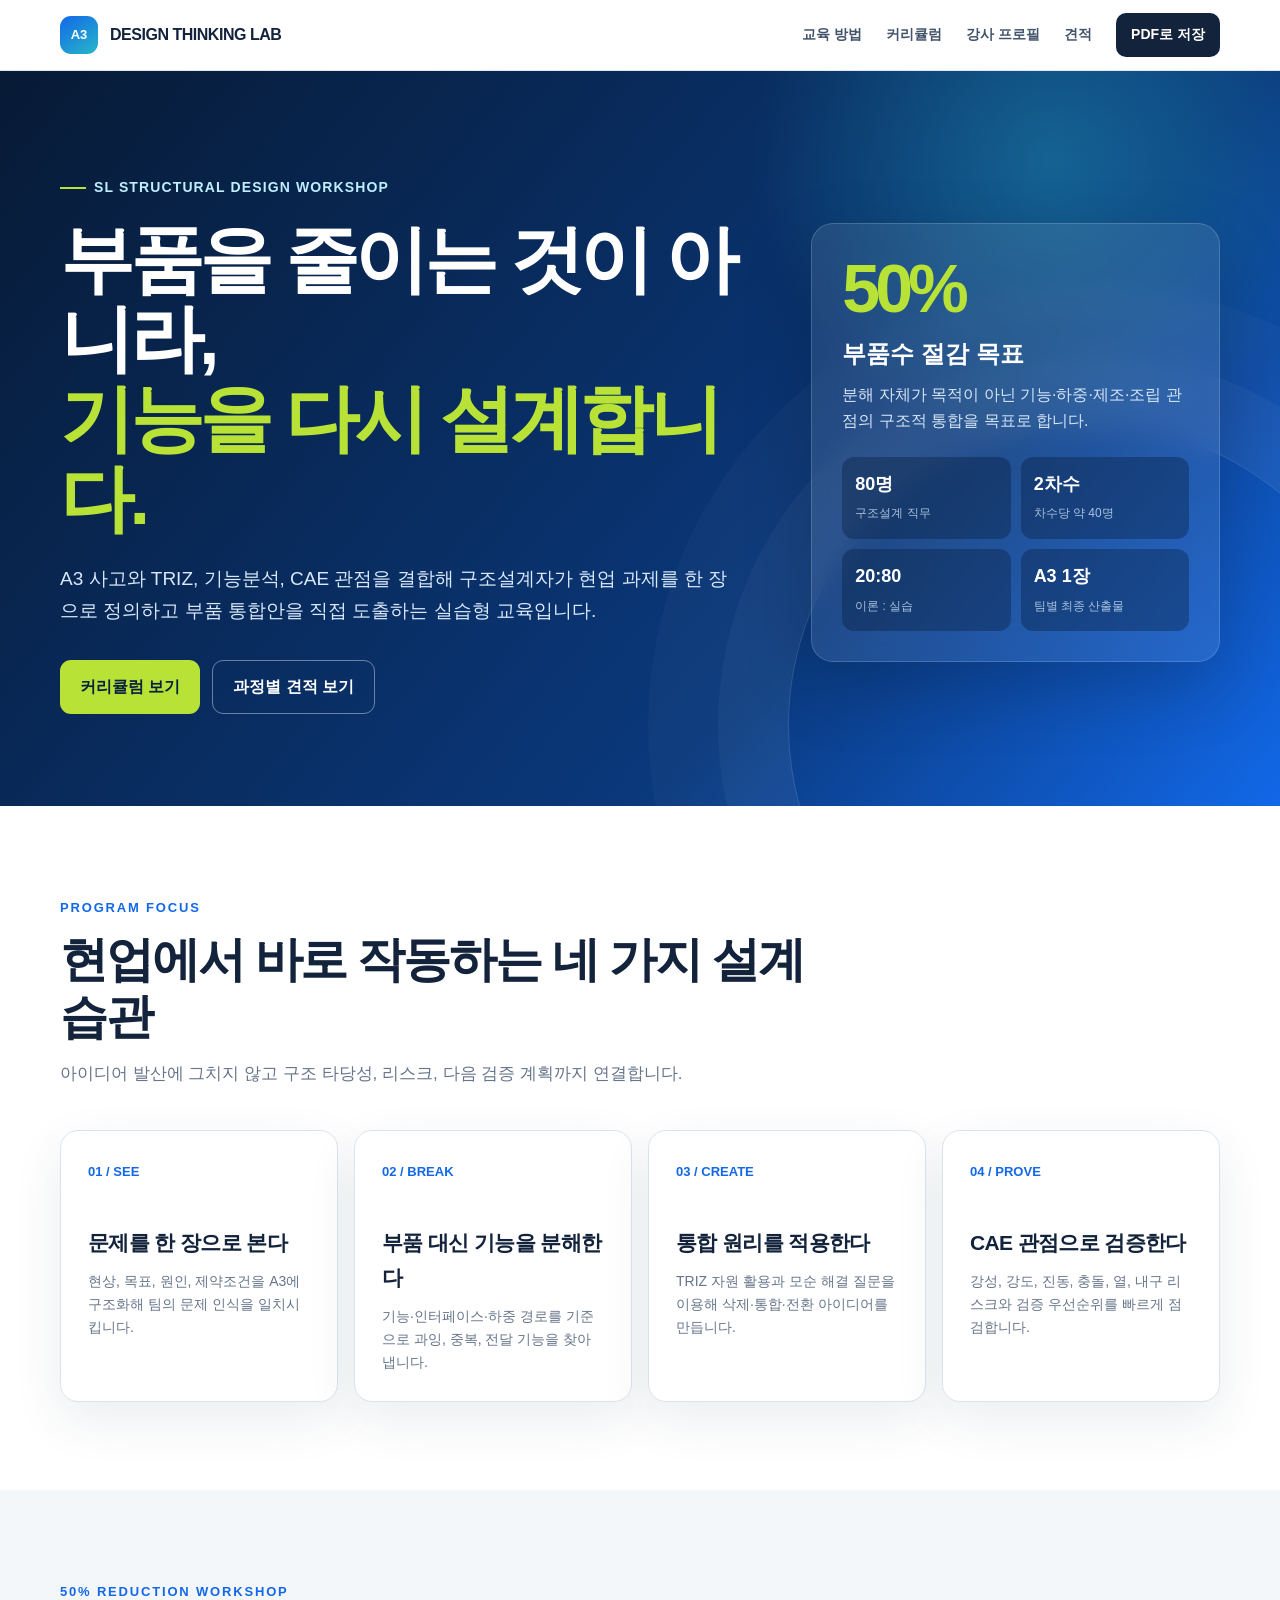
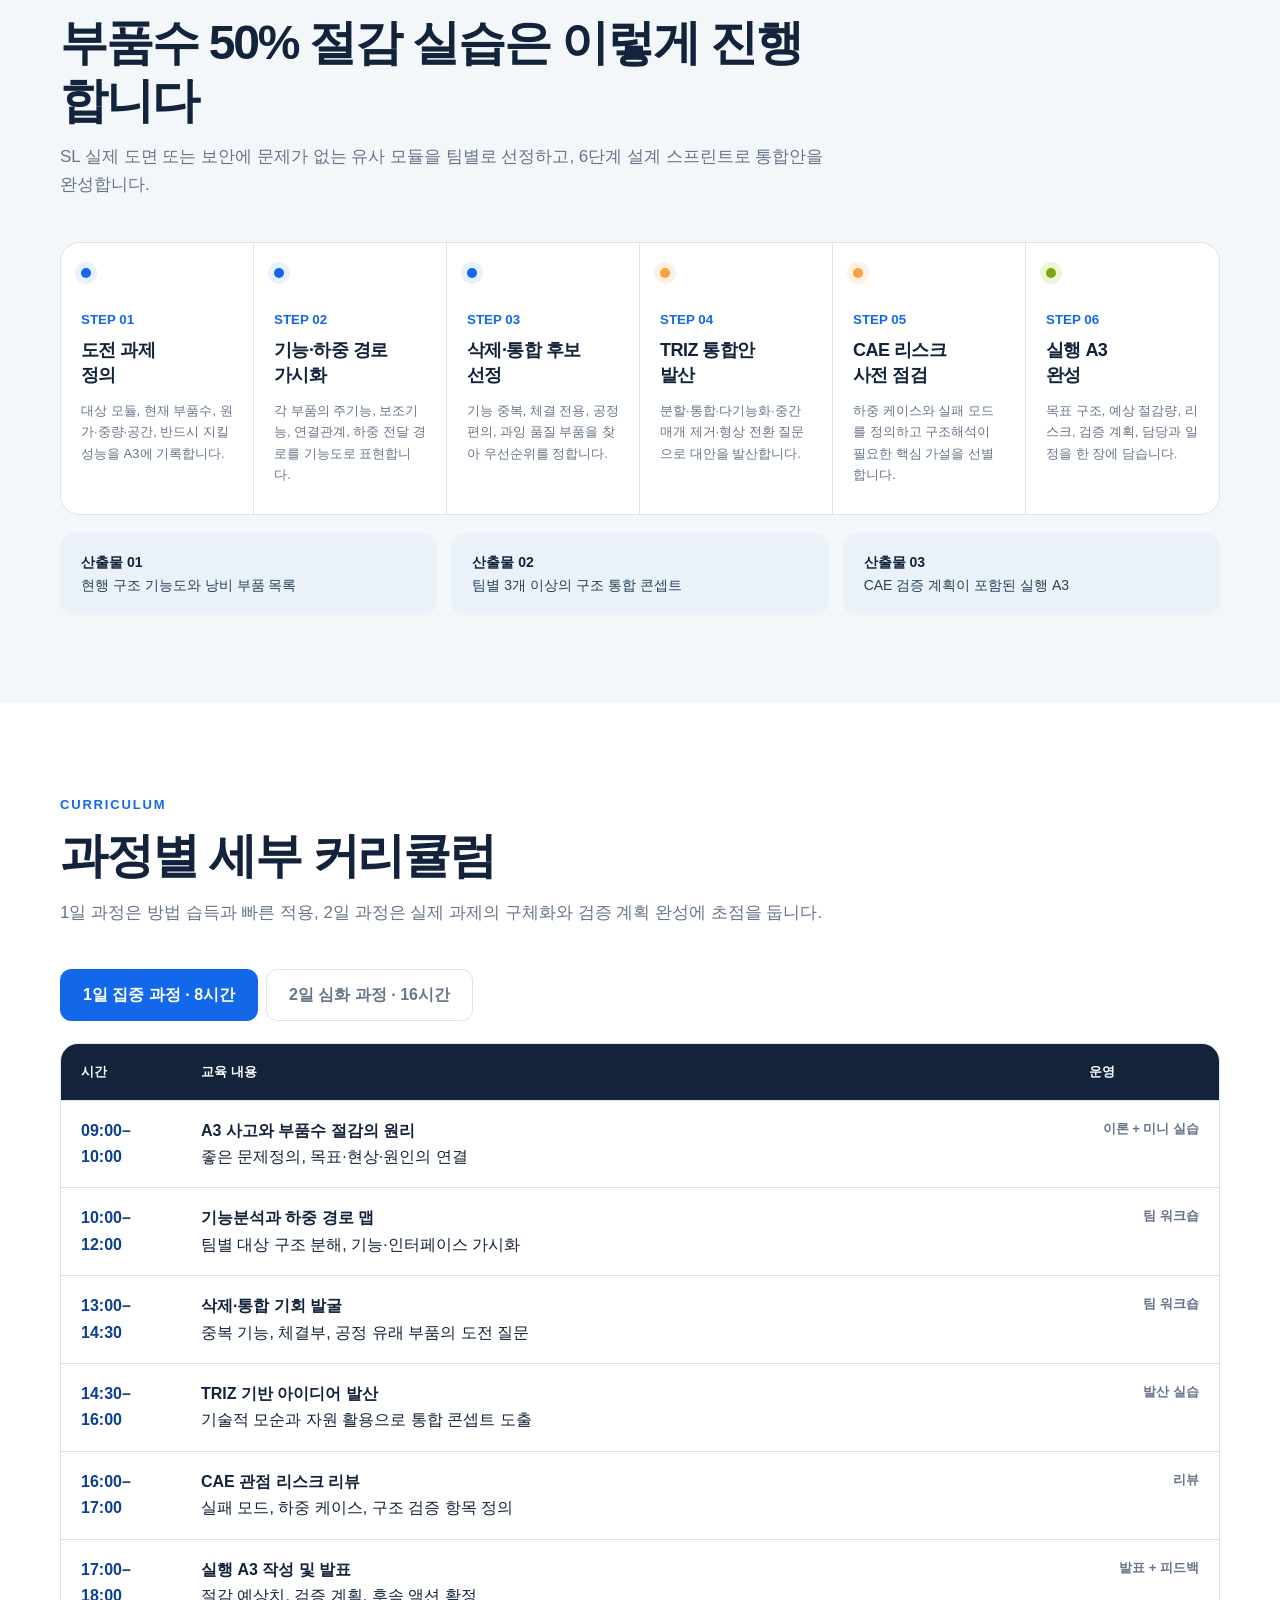
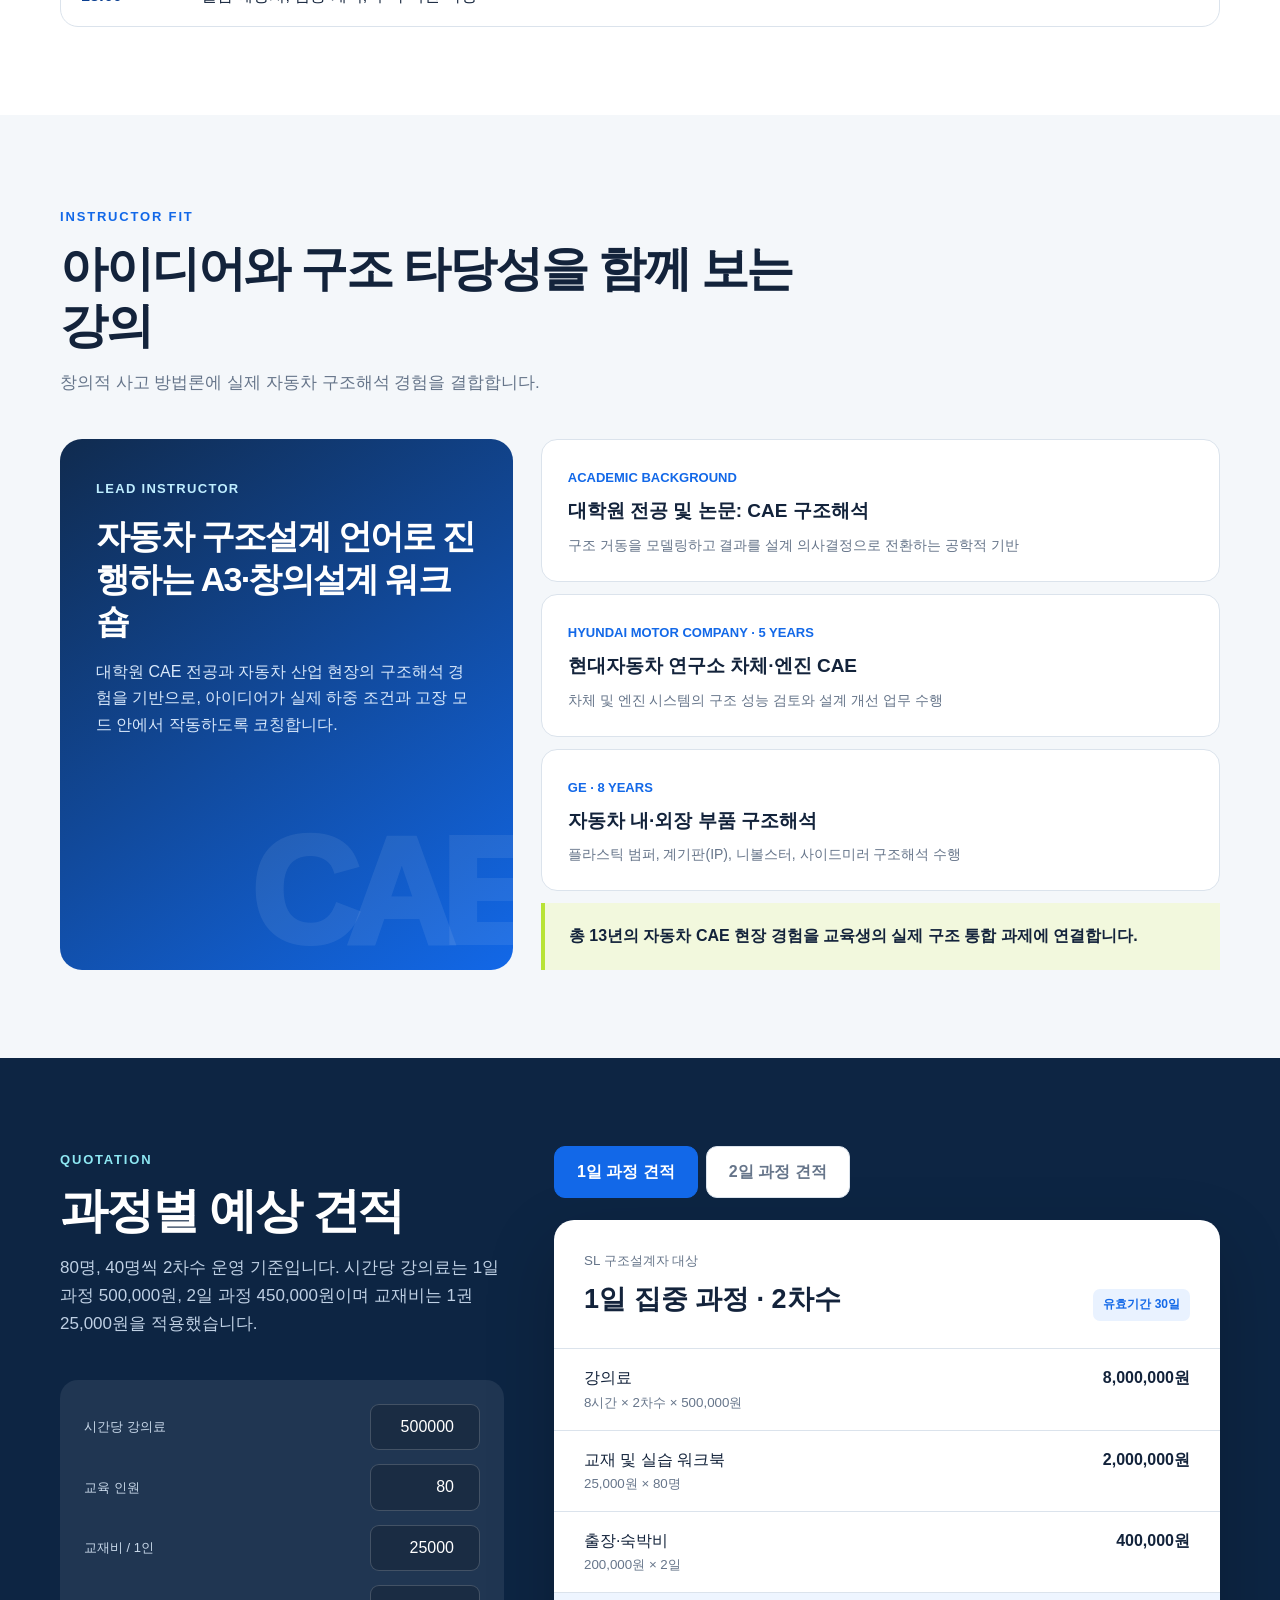
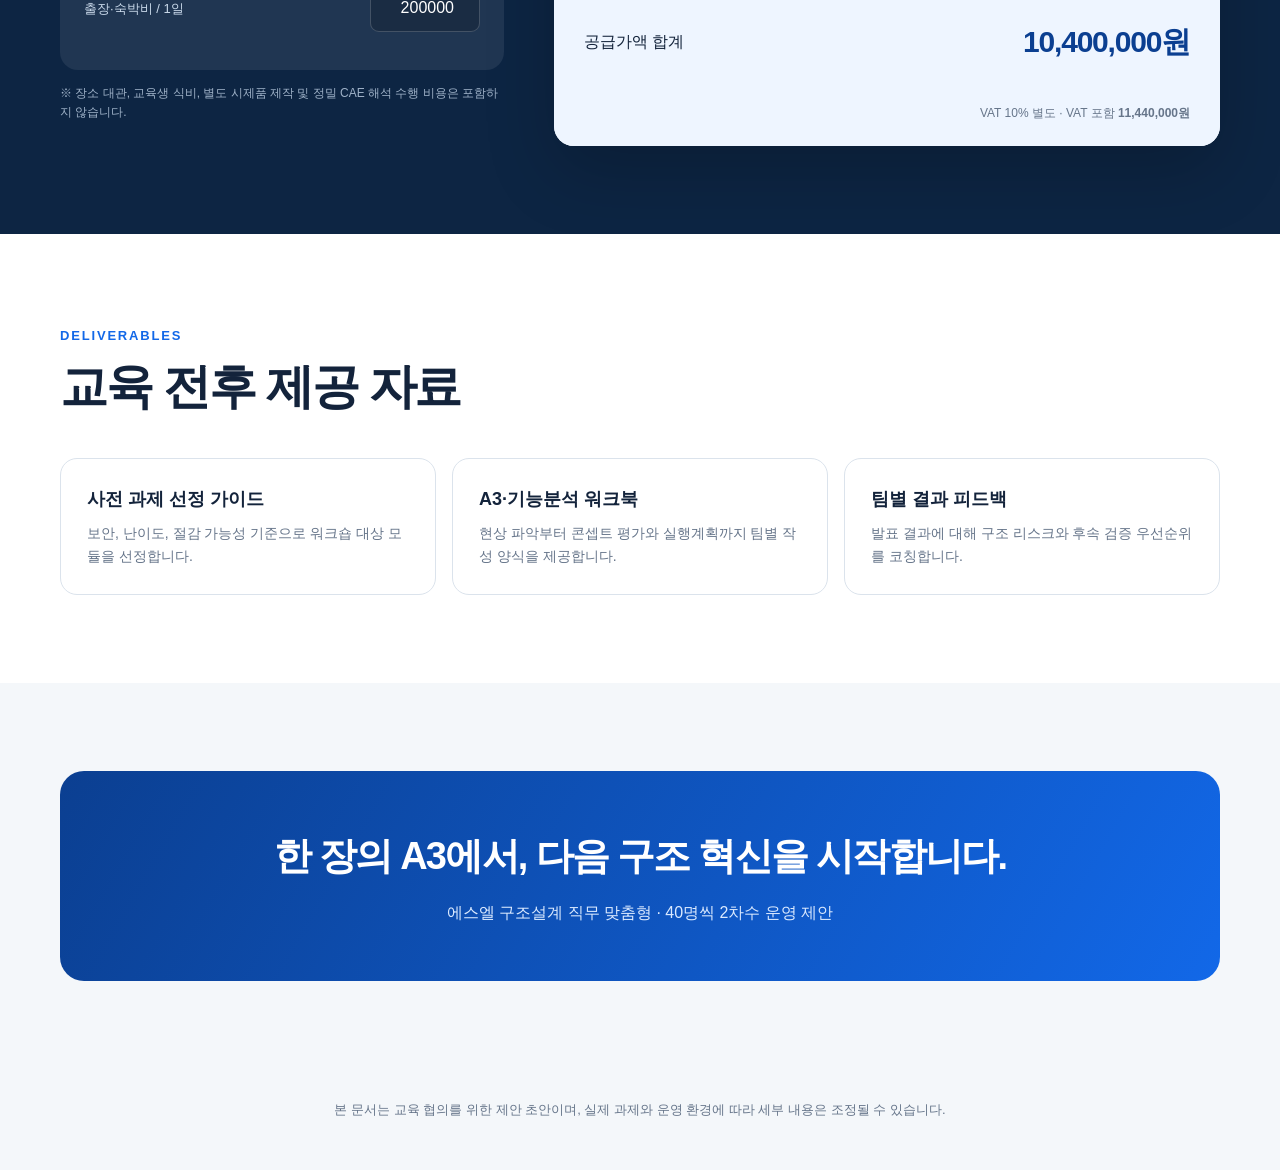
<file: index.html>
<!DOCTYPE html>
<html lang="ko">
<head>
  <meta charset="UTF-8">
  <meta name="viewport" content="width=device-width, initial-scale=1.0">
  <meta name="description" content="에스엘 구조설계자를 위한 A3 사고 기반 부품수 50% 절감 실전 워크숍 제안서">
  <title>SL 부품수 50% 절감 실전 워크숍 제안서</title>
  <style>
    :root {
      --ink: #13233b;
      --muted: #66758a;
      --line: #dbe3ec;
      --paper: #f4f7fa;
      --white: #fff;
      --blue: #1268e8;
      --blue-dark: #0b3f91;
      --cyan: #28b7c8;
      --lime: #b8e336;
      --orange: #ff9d42;
      --shadow: 0 18px 50px rgba(24, 50, 82, .09);
    }

    * { box-sizing: border-box; }
    html { scroll-behavior: smooth; }
    body {
      margin: 0;
      color: var(--ink);
      background: var(--paper);
      font-family: Pretendard, "Noto Sans KR", "Malgun Gothic", sans-serif;
      line-height: 1.65;
    }
    button, input { font: inherit; }
    a { color: inherit; text-decoration: none; }
    .wrap { width: min(1160px, calc(100% - 40px)); margin: 0 auto; }

    .topbar {
      position: sticky;
      top: 0;
      z-index: 20;
      background: rgba(255,255,255,.92);
      border-bottom: 1px solid rgba(219,227,236,.85);
      backdrop-filter: blur(14px);
    }
    .nav {
      min-height: 70px;
      display: flex;
      align-items: center;
      justify-content: space-between;
      gap: 24px;
    }
    .brand { display: flex; align-items: center; gap: 12px; font-weight: 900; letter-spacing: -.03em; }
    .brand-mark {
      width: 38px; height: 38px; border-radius: 11px;
      display: grid; place-items: center;
      color: #fff; background: linear-gradient(145deg, var(--blue), var(--cyan));
      font-size: 13px; letter-spacing: 0;
    }
    .nav-links { display: flex; align-items: center; gap: 24px; color: #42536b; font-size: 14px; font-weight: 700; }
    .print-btn {
      border: 0; border-radius: 10px; padding: 10px 15px;
      color: #fff; background: var(--ink); cursor: pointer; font-weight: 800;
    }

    .hero {
      overflow: hidden;
      position: relative;
      color: #fff;
      background:
        radial-gradient(circle at 82% 12%, rgba(40,183,200,.35), transparent 24%),
        linear-gradient(130deg, #071a35 0%, #0a397d 67%, #1268e8 100%);
      padding: 100px 0 92px;
    }
    .hero::after {
      content: ""; position: absolute; right: -110px; bottom: -220px;
      width: 600px; height: 600px; border: 1px solid rgba(255,255,255,.16); border-radius: 50%;
      box-shadow: 0 0 0 70px rgba(255,255,255,.035), 0 0 0 140px rgba(255,255,255,.025);
    }
    .hero-grid { display: grid; grid-template-columns: 1.25fr .75fr; gap: 70px; align-items: center; position: relative; z-index: 1; }
    .eyebrow {
      display: inline-flex; align-items: center; gap: 8px;
      color: #bfeeff; font-size: 14px; font-weight: 800; letter-spacing: .08em;
    }
    .eyebrow::before { content: ""; width: 26px; height: 2px; background: var(--lime); }
    h1 {
      max-width: 790px; margin: 20px 0 24px;
      font-size: clamp(42px, 6vw, 74px); line-height: 1.08; letter-spacing: -.06em;
    }
    .accent { color: var(--lime); }
    .hero-copy { max-width: 720px; margin: 0; color: #d9e8fa; font-size: 19px; }
    .hero-actions { display: flex; gap: 12px; margin-top: 34px; }
    .btn { display: inline-flex; align-items: center; justify-content: center; padding: 13px 20px; border-radius: 11px; font-weight: 900; }
    .btn-primary { color: #08213f; background: var(--lime); }
    .btn-ghost { border: 1px solid rgba(255,255,255,.4); color: #fff; }
    .target-card {
      padding: 30px; border: 1px solid rgba(255,255,255,.17); border-radius: 22px;
      background: rgba(255,255,255,.09); backdrop-filter: blur(12px);
      box-shadow: 0 25px 70px rgba(0,0,0,.18);
    }
    .target-card strong { display: block; font-size: 68px; line-height: 1; letter-spacing: -.07em; color: var(--lime); }
    .target-card h2 { margin: 12px 0 8px; font-size: 24px; }
    .target-card p { margin: 0; color: #d6e6f8; }
    .target-meta { display: grid; grid-template-columns: 1fr 1fr; gap: 10px; margin-top: 22px; }
    .target-meta div { padding: 13px; border-radius: 12px; background: rgba(4,25,53,.35); }
    .target-meta b { display: block; font-size: 18px; color: #fff; }
    .target-meta span { color: #a9c3df; font-size: 12px; }

    section { padding: 88px 0; }
    .section-head { max-width: 780px; margin-bottom: 42px; }
    .kicker { color: var(--blue); font-size: 13px; font-weight: 900; letter-spacing: .14em; text-transform: uppercase; }
    h2.section-title { margin: 10px 0 14px; font-size: clamp(32px, 4vw, 48px); line-height: 1.2; letter-spacing: -.045em; }
    .section-head p { margin: 0; color: var(--muted); font-size: 17px; }
    .white-section { background: var(--white); }

    .principles { display: grid; grid-template-columns: repeat(4, 1fr); gap: 16px; }
    .principle {
      min-height: 230px; padding: 27px; border: 1px solid var(--line); border-radius: 18px;
      background: #fff; box-shadow: var(--shadow);
    }
    .principle .num { color: var(--blue); font-size: 13px; font-weight: 900; }
    .principle h3 { margin: 42px 0 9px; font-size: 21px; letter-spacing: -.03em; }
    .principle p { margin: 0; color: var(--muted); font-size: 14px; }

    .process {
      display: grid; grid-template-columns: repeat(6, 1fr); gap: 0;
      border: 1px solid var(--line); border-radius: 20px; overflow: hidden; background: #fff;
    }
    .step { position: relative; padding: 25px 20px 28px; border-right: 1px solid var(--line); }
    .step:last-child { border-right: 0; }
    .step::before { content: ""; display: block; width: 10px; height: 10px; border-radius: 50%; margin-bottom: 28px; background: var(--blue); box-shadow: 0 0 0 6px #e8f1ff; }
    .step:nth-child(4)::before, .step:nth-child(5)::before { background: var(--orange); box-shadow: 0 0 0 6px #fff0e3; }
    .step:last-child::before { background: #7aa80c; box-shadow: 0 0 0 6px #eef7d5; }
    .step small { color: var(--blue); font-weight: 900; }
    .step h3 { min-height: 52px; margin: 6px 0 10px; font-size: 18px; line-height: 1.4; letter-spacing: -.03em; }
    .step p { margin: 0; color: var(--muted); font-size: 13px; }
    .workshop-result {
      display: grid; grid-template-columns: 1fr 1fr 1fr; gap: 14px; margin-top: 18px;
    }
    .result-card { padding: 18px 21px; border-radius: 14px; color: #28405d; background: #eaf1f8; font-size: 14px; }
    .result-card b { color: var(--ink); }

    .tabs { display: flex; gap: 8px; margin-bottom: 22px; }
    .tab {
      border: 1px solid var(--line); padding: 12px 22px; border-radius: 11px;
      background: #fff; color: var(--muted); cursor: pointer; font-weight: 900;
    }
    .tab.active { color: #fff; border-color: var(--blue); background: var(--blue); }
    .course-panel { display: none; }
    .course-panel.active { display: block; }
    .schedule { display: grid; grid-template-columns: 120px 1fr 150px; background: #fff; border: 1px solid var(--line); border-radius: 18px; overflow: hidden; }
    .schedule > div { padding: 17px 20px; border-bottom: 1px solid var(--line); }
    .schedule > div:nth-last-child(-n+3) { border-bottom: 0; }
    .schedule .head { color: #fff; background: var(--ink); font-size: 13px; font-weight: 900; }
    .schedule .time { color: var(--blue-dark); font-weight: 900; }
    .schedule .mode { color: var(--muted); text-align: right; font-size: 13px; font-weight: 800; }
    .day-divider { grid-column: 1 / -1; color: var(--blue-dark); background: #eaf2ff; font-size: 13px; font-weight: 900; }

    .profile-grid { display: grid; grid-template-columns: .8fr 1.2fr; gap: 28px; }
    .profile-intro {
      position: relative; overflow: hidden; min-height: 420px; padding: 36px; border-radius: 22px;
      color: #fff; background: linear-gradient(145deg, #102b4f, #1268e8);
    }
    .profile-intro::after { content: "CAE"; position: absolute; right: -13px; bottom: -48px; color: rgba(255,255,255,.08); font-size: 150px; font-weight: 950; letter-spacing: -.09em; }
    .profile-intro .role { color: #bfeeff; font-size: 13px; font-weight: 900; letter-spacing: .1em; }
    .profile-intro h3 { margin: 14px 0; font-size: 34px; line-height: 1.25; letter-spacing: -.05em; }
    .profile-intro p { color: #d8e8fb; }
    .career { display: grid; gap: 12px; }
    .career-item { padding: 24px 26px; border: 1px solid var(--line); border-radius: 16px; background: #fff; }
    .career-item .years { color: var(--blue); font-size: 13px; font-weight: 900; }
    .career-item h4 { margin: 5px 0 7px; font-size: 19px; }
    .career-item p { margin: 0; color: var(--muted); font-size: 14px; }
    .fit-note { padding: 20px 24px; border-left: 4px solid var(--lime); background: #f2f8dd; font-weight: 800; }

    .quote-area { background: #0d2543; color: #fff; }
    .quote-grid { display: grid; grid-template-columns: .8fr 1.2fr; gap: 50px; align-items: start; }
    .quote-area .kicker { color: #8ee8f3; }
    .quote-area .section-head p { color: #bfd0e4; }
    .quote-controls { padding: 24px; border-radius: 18px; background: rgba(255,255,255,.08); }
    .control { display: grid; grid-template-columns: 1fr 110px; gap: 14px; align-items: center; margin-bottom: 14px; }
    .control label { color: #c9d9ea; font-size: 13px; }
    .control input { width: 100%; border: 1px solid rgba(255,255,255,.18); border-radius: 9px; padding: 9px 10px; color: #fff; background: rgba(0,0,0,.18); text-align: right; }
    .quote-card { overflow: hidden; border-radius: 20px; background: #fff; color: var(--ink); box-shadow: 0 25px 70px rgba(0,0,0,.2); }
    .quote-head { display: flex; justify-content: space-between; gap: 20px; align-items: end; padding: 27px 30px; border-bottom: 1px solid var(--line); }
    .quote-head small { color: var(--muted); }
    .quote-head strong { display: block; margin-top: 3px; font-size: 27px; }
    .quote-badge { color: var(--blue); padding: 6px 10px; border-radius: 7px; background: #e9f2ff; font-size: 12px; font-weight: 900; }
    .quote-row { display: grid; grid-template-columns: 1.3fr .7fr; padding: 16px 30px; border-bottom: 1px solid var(--line); }
    .quote-row span:last-child { text-align: right; font-weight: 900; }
    .quote-row small { display: block; color: var(--muted); }
    .quote-total { display: flex; justify-content: space-between; align-items: center; padding: 24px 30px; background: #eef5ff; }
    .quote-total strong { color: var(--blue-dark); font-size: 30px; letter-spacing: -.04em; }
    .vat { padding: 13px 30px 22px; color: var(--muted); background: #eef5ff; font-size: 12px; text-align: right; }
    .quote-note { margin-top: 14px; color: #9fb2c8; font-size: 12px; }

    .deliverables { display: grid; grid-template-columns: repeat(3, 1fr); gap: 16px; }
    .deliverable { padding: 26px; border-radius: 17px; border: 1px solid var(--line); background: #fff; }
    .deliverable b { display: block; margin-bottom: 8px; font-size: 18px; }
    .deliverable p { margin: 0; color: var(--muted); font-size: 14px; }
    .cta { padding: 54px; border-radius: 24px; color: #fff; background: linear-gradient(120deg, var(--blue-dark), var(--blue)); text-align: center; }
    .cta h2 { margin: 0 0 12px; font-size: 38px; letter-spacing: -.045em; }
    .cta p { margin: 0; color: #dbeaff; }
    footer { padding: 30px 0 50px; color: var(--muted); font-size: 13px; text-align: center; }

    @media (max-width: 900px) {
      .nav-links a { display: none; }
      .hero-grid, .profile-grid, .quote-grid { grid-template-columns: 1fr; }
      .principles { grid-template-columns: 1fr 1fr; }
      .process { grid-template-columns: 1fr 1fr; }
      .step:nth-child(2n) { border-right: 0; }
      .step { border-bottom: 1px solid var(--line); }
      .workshop-result, .deliverables { grid-template-columns: 1fr; }
    }
    @media (max-width: 620px) {
      .wrap { width: min(100% - 24px, 1160px); }
      .hero { padding: 72px 0 62px; }
      .hero-actions { flex-direction: column; }
      .principles, .process { grid-template-columns: 1fr; }
      .step { border-right: 0; }
      section { padding: 62px 0; }
      .schedule { grid-template-columns: 90px 1fr; font-size: 13px; }
      .schedule .mode { display: none; }
      .schedule .head:nth-child(3) { display: none; }
      .day-divider { grid-column: 1 / -1; }
      .quote-row { grid-template-columns: 1fr; }
      .quote-row span:last-child { margin-top: 5px; text-align: left; }
      .cta { padding: 38px 22px; }
    }

    @media print {
      .topbar, .hero-actions, .quote-controls, footer { display: none !important; }
      body { background: #fff; font-size: 11px; }
      .wrap { width: 100%; }
      .hero, section { padding: 34px 28px; }
      .hero { print-color-adjust: exact; -webkit-print-color-adjust: exact; }
      .hero-grid, .profile-grid, .quote-grid { grid-template-columns: 1fr 1fr; }
      .principles { grid-template-columns: repeat(4, 1fr); }
      .process { grid-template-columns: repeat(6, 1fr); }
      .course-panel { display: block !important; margin-bottom: 28px; break-inside: avoid; }
      .course-panel::before { display: block; margin-bottom: 9px; color: var(--blue); font-weight: 900; }
      #course-1::before { content: "1일 과정"; }
      #course-2::before { content: "2일 과정"; }
      .tabs { display: none; }
      .quote-card, .profile-grid, .process { break-inside: avoid; }
    }
  </style>
</head>
<body>
  <header class="topbar">
    <div class="wrap nav">
      <a class="brand" href="#top">
        <span class="brand-mark">A3</span>
        <span>DESIGN THINKING LAB</span>
      </a>
      <nav class="nav-links" aria-label="주요 메뉴">
        <a href="#method">교육 방법</a>
        <a href="#curriculum">커리큘럼</a>
        <a href="#instructor">강사 프로필</a>
        <a href="#quote">견적</a>
        <button class="print-btn" type="button" onclick="window.print()">PDF로 저장</button>
      </nav>
    </div>
  </header>

  <main id="top">
    <section class="hero">
      <div class="wrap hero-grid">
        <div>
          <span class="eyebrow">SL STRUCTURAL DESIGN WORKSHOP</span>
          <h1>부품을 줄이는 것이 아니라,<br><span class="accent">기능을 다시 설계합니다.</span></h1>
          <p class="hero-copy">A3 사고와 TRIZ, 기능분석, CAE 관점을 결합해 구조설계자가 현업 과제를 한 장으로 정의하고 부품 통합안을 직접 도출하는 실습형 교육입니다.</p>
          <div class="hero-actions">
            <a class="btn btn-primary" href="#curriculum">커리큘럼 보기</a>
            <a class="btn btn-ghost" href="#quote">과정별 견적 보기</a>
          </div>
        </div>
        <aside class="target-card">
          <strong>50%</strong>
          <h2>부품수 절감 목표</h2>
          <p>분해 자체가 목적이 아닌 기능·하중·제조·조립 관점의 구조적 통합을 목표로 합니다.</p>
          <div class="target-meta">
            <div><b>80명</b><span>구조설계 직무</span></div>
            <div><b>2차수</b><span>차수당 약 40명</span></div>
            <div><b>20:80</b><span>이론 : 실습</span></div>
            <div><b>A3 1장</b><span>팀별 최종 산출물</span></div>
          </div>
        </aside>
      </div>
    </section>

    <section class="white-section">
      <div class="wrap">
        <div class="section-head">
          <span class="kicker">Program Focus</span>
          <h2 class="section-title">현업에서 바로 작동하는 네 가지 설계 습관</h2>
          <p>아이디어 발산에 그치지 않고 구조 타당성, 리스크, 다음 검증 계획까지 연결합니다.</p>
        </div>
        <div class="principles">
          <article class="principle"><span class="num">01 / SEE</span><h3>문제를 한 장으로 본다</h3><p>현상, 목표, 원인, 제약조건을 A3에 구조화해 팀의 문제 인식을 일치시킵니다.</p></article>
          <article class="principle"><span class="num">02 / BREAK</span><h3>부품 대신 기능을 분해한다</h3><p>기능·인터페이스·하중 경로를 기준으로 과잉, 중복, 전달 기능을 찾아냅니다.</p></article>
          <article class="principle"><span class="num">03 / CREATE</span><h3>통합 원리를 적용한다</h3><p>TRIZ 자원 활용과 모순 해결 질문을 이용해 삭제·통합·전환 아이디어를 만듭니다.</p></article>
          <article class="principle"><span class="num">04 / PROVE</span><h3>CAE 관점으로 검증한다</h3><p>강성, 강도, 진동, 충돌, 열, 내구 리스크와 검증 우선순위를 빠르게 점검합니다.</p></article>
        </div>
      </div>
    </section>

    <section id="method">
      <div class="wrap">
        <div class="section-head">
          <span class="kicker">50% Reduction Workshop</span>
          <h2 class="section-title">부품수 50% 절감 실습은 이렇게 진행합니다</h2>
          <p>SL 실제 도면 또는 보안에 문제가 없는 유사 모듈을 팀별로 선정하고, 6단계 설계 스프린트로 통합안을 완성합니다.</p>
        </div>
        <div class="process">
          <article class="step"><small>STEP 01</small><h3>도전 과제<br>정의</h3><p>대상 모듈, 현재 부품수, 원가·중량·공간, 반드시 지킬 성능을 A3에 기록합니다.</p></article>
          <article class="step"><small>STEP 02</small><h3>기능·하중 경로<br>가시화</h3><p>각 부품의 주기능, 보조기능, 연결관계, 하중 전달 경로를 기능도로 표현합니다.</p></article>
          <article class="step"><small>STEP 03</small><h3>삭제·통합 후보<br>선정</h3><p>기능 중복, 체결 전용, 공정 편의, 과잉 품질 부품을 찾아 우선순위를 정합니다.</p></article>
          <article class="step"><small>STEP 04</small><h3>TRIZ 통합안<br>발산</h3><p>분할·통합·다기능화·중간매개 제거·형상 전환 질문으로 대안을 발산합니다.</p></article>
          <article class="step"><small>STEP 05</small><h3>CAE 리스크<br>사전 점검</h3><p>하중 케이스와 실패 모드를 정의하고 구조해석이 필요한 핵심 가설을 선별합니다.</p></article>
          <article class="step"><small>STEP 06</small><h3>실행 A3<br>완성</h3><p>목표 구조, 예상 절감량, 리스크, 검증 계획, 담당과 일정을 한 장에 담습니다.</p></article>
        </div>
        <div class="workshop-result">
          <div class="result-card"><b>산출물 01</b><br>현행 구조 기능도와 낭비 부품 목록</div>
          <div class="result-card"><b>산출물 02</b><br>팀별 3개 이상의 구조 통합 콘셉트</div>
          <div class="result-card"><b>산출물 03</b><br>CAE 검증 계획이 포함된 실행 A3</div>
        </div>
      </div>
    </section>

    <section class="white-section" id="curriculum">
      <div class="wrap">
        <div class="section-head">
          <span class="kicker">Curriculum</span>
          <h2 class="section-title">과정별 세부 커리큘럼</h2>
          <p>1일 과정은 방법 습득과 빠른 적용, 2일 과정은 실제 과제의 구체화와 검증 계획 완성에 초점을 둡니다.</p>
        </div>
        <div class="tabs" role="tablist">
          <button class="tab active" type="button" data-target="course-1">1일 집중 과정 · 8시간</button>
          <button class="tab" type="button" data-target="course-2">2일 심화 과정 · 16시간</button>
        </div>

        <div class="course-panel active" id="course-1">
          <div class="schedule">
            <div class="head">시간</div><div class="head">교육 내용</div><div class="head">운영</div>
            <div class="time">09:00–10:00</div><div><b>A3 사고와 부품수 절감의 원리</b><br>좋은 문제정의, 목표·현상·원인의 연결</div><div class="mode">이론 + 미니 실습</div>
            <div class="time">10:00–12:00</div><div><b>기능분석과 하중 경로 맵</b><br>팀별 대상 구조 분해, 기능·인터페이스 가시화</div><div class="mode">팀 워크숍</div>
            <div class="time">13:00–14:30</div><div><b>삭제·통합 기회 발굴</b><br>중복 기능, 체결부, 공정 유래 부품의 도전 질문</div><div class="mode">팀 워크숍</div>
            <div class="time">14:30–16:00</div><div><b>TRIZ 기반 아이디어 발산</b><br>기술적 모순과 자원 활용으로 통합 콘셉트 도출</div><div class="mode">발산 실습</div>
            <div class="time">16:00–17:00</div><div><b>CAE 관점 리스크 리뷰</b><br>실패 모드, 하중 케이스, 구조 검증 항목 정의</div><div class="mode">리뷰</div>
            <div class="time">17:00–18:00</div><div><b>실행 A3 작성 및 발표</b><br>절감 예상치, 검증 계획, 후속 액션 확정</div><div class="mode">발표 + 피드백</div>
          </div>
        </div>

        <div class="course-panel" id="course-2">
          <div class="schedule">
            <div class="head">시간</div><div class="head">교육 내용</div><div class="head">운영</div>
            <div class="day-divider">DAY 1 · 문제 구조화와 아이디어 도출</div>
            <div class="time">09:00–10:30</div><div><b>A3 사고와 목표 구조화</b><br>부품수 50% 목표를 성능·원가·중량 지표로 번역</div><div class="mode">이론 + 실습</div>
            <div class="time">10:30–12:00</div><div><b>현행 구조 해체 관찰</b><br>부품·체결·인터페이스·공정 정보 수집</div><div class="mode">팀 워크숍</div>
            <div class="time">13:00–15:00</div><div><b>기능분석과 하중 경로 맵</b><br>유용·유해·불충분 기능 및 중복 관계 가시화</div><div class="mode">팀 워크숍</div>
            <div class="time">15:00–17:00</div><div><b>TRIZ 기반 통합 콘셉트 발산</b><br>모순 정의, 자원 탐색, 구조 통합 아이디어 스케치</div><div class="mode">발산 실습</div>
            <div class="time">17:00–18:00</div><div><b>1차 콘셉트 리뷰</b><br>팀별 아이디어 공유와 다음 날 검토 과제 선정</div><div class="mode">피드백</div>
            <div class="day-divider">DAY 2 · 콘셉트 평가와 실행 A3 완성</div>
            <div class="time">09:00–10:30</div><div><b>아이디어 확장과 콘셉트 조합</b><br>삭제·통합·재배치·재료/공법 전환 대안 구체화</div><div class="mode">팀 워크숍</div>
            <div class="time">10:30–12:00</div><div><b>선정 기준과 Pugh 평가</b><br>성능·원가·중량·조립·개발 리스크로 대안 비교</div><div class="mode">평가 실습</div>
            <div class="time">13:00–15:00</div><div><b>CAE 검증 전략 수립</b><br>경계조건, 하중 케이스, 재료 비선형, 실패 모드 정의</div><div class="mode">심화 실습</div>
            <div class="time">15:00–16:30</div><div><b>실행 A3 완성</b><br>목표 구조, 기대효과, 리스크, 검증·실행 로드맵 작성</div><div class="mode">팀 워크숍</div>
            <div class="time">16:30–18:00</div><div><b>경영진 보고형 발표와 코칭</b><br>팀별 7분 발표, 질의응답, 현업 적용 피드백</div><div class="mode">발표 + 코칭</div>
          </div>
        </div>
      </div>
    </section>

    <section id="instructor">
      <div class="wrap">
        <div class="section-head">
          <span class="kicker">Instructor Fit</span>
          <h2 class="section-title">아이디어와 구조 타당성을 함께 보는 강의</h2>
          <p>창의적 사고 방법론에 실제 자동차 구조해석 경험을 결합합니다.</p>
        </div>
        <div class="profile-grid">
          <article class="profile-intro">
            <span class="role">LEAD INSTRUCTOR</span>
            <h3>자동차 구조설계 언어로 진행하는 A3·창의설계 워크숍</h3>
            <p>대학원 CAE 전공과 자동차 산업 현장의 구조해석 경험을 기반으로, 아이디어가 실제 하중 조건과 고장 모드 안에서 작동하도록 코칭합니다.</p>
          </article>
          <div class="career">
            <article class="career-item"><span class="years">ACADEMIC BACKGROUND</span><h4>대학원 전공 및 논문: CAE 구조해석</h4><p>구조 거동을 모델링하고 결과를 설계 의사결정으로 전환하는 공학적 기반</p></article>
            <article class="career-item"><span class="years">HYUNDAI MOTOR COMPANY · 5 YEARS</span><h4>현대자동차 연구소 차체·엔진 CAE</h4><p>차체 및 엔진 시스템의 구조 성능 검토와 설계 개선 업무 수행</p></article>
            <article class="career-item"><span class="years">GE · 8 YEARS</span><h4>자동차 내·외장 부품 구조해석</h4><p>플라스틱 범퍼, 계기판(IP), 니볼스터, 사이드미러 구조해석 수행</p></article>
            <div class="fit-note">총 13년의 자동차 CAE 현장 경험을 교육생의 실제 구조 통합 과제에 연결합니다.</div>
          </div>
        </div>
      </div>
    </section>

    <section class="quote-area" id="quote">
      <div class="wrap quote-grid">
        <div>
          <div class="section-head">
            <span class="kicker">Quotation</span>
            <h2 class="section-title">과정별 예상 견적</h2>
            <p>80명, 40명씩 2차수 운영 기준입니다. 시간당 강의료는 1일 과정 500,000원, 2일 과정 450,000원이며 교재비는 1권 25,000원을 적용했습니다.</p>
          </div>
          <div class="quote-controls">
            <div class="control"><label for="hourly">시간당 강의료</label><input id="hourly" type="number" value="500000" step="10000" readonly></div>
            <div class="control"><label for="people">교육 인원</label><input id="people" type="number" value="80" step="1"></div>
            <div class="control"><label for="book">교재비 / 1인</label><input id="book" type="number" value="25000" step="1000"></div>
            <div class="control"><label for="travel">출장·숙박비 / 1일</label><input id="travel" type="number" value="200000" step="10000"></div>
          </div>
          <p class="quote-note">※ 장소 대관, 교육생 식비, 별도 시제품 제작 및 정밀 CAE 해석 수행 비용은 포함하지 않습니다.</p>
        </div>
        <div>
          <div class="tabs" role="tablist">
            <button class="tab quote-tab active" type="button" data-days="1">1일 과정 견적</button>
            <button class="tab quote-tab" type="button" data-days="2">2일 과정 견적</button>
          </div>
          <article class="quote-card">
            <div class="quote-head">
              <div><small>SL 구조설계자 대상</small><strong id="quote-title">1일 집중 과정 · 2차수</strong></div>
              <span class="quote-badge">유효기간 30일</span>
            </div>
            <div class="quote-row"><span>강의료<small id="lecture-detail">8시간 × 2차수 × 500,000원</small></span><span id="lecture-cost">8,000,000원</span></div>
            <div class="quote-row"><span>교재 및 실습 워크북<small id="book-detail">25,000원 × 80명</small></span><span id="book-cost">2,000,000원</span></div>
            <div class="quote-row"><span>출장·숙박비<small id="travel-detail">200,000원 × 2일</small></span><span id="travel-cost">400,000원</span></div>
            <div class="quote-total"><span>공급가액 합계</span><strong id="subtotal">10,400,000원</strong></div>
            <div class="vat">VAT 10% 별도 · VAT 포함 <b id="grand-total">11,440,000원</b></div>
          </article>
        </div>
      </div>
    </section>

    <section class="white-section">
      <div class="wrap">
        <div class="section-head">
          <span class="kicker">Deliverables</span>
          <h2 class="section-title">교육 전후 제공 자료</h2>
        </div>
        <div class="deliverables">
          <article class="deliverable"><b>사전 과제 선정 가이드</b><p>보안, 난이도, 절감 가능성 기준으로 워크숍 대상 모듈을 선정합니다.</p></article>
          <article class="deliverable"><b>A3·기능분석 워크북</b><p>현상 파악부터 콘셉트 평가와 실행계획까지 팀별 작성 양식을 제공합니다.</p></article>
          <article class="deliverable"><b>팀별 결과 피드백</b><p>발표 결과에 대해 구조 리스크와 후속 검증 우선순위를 코칭합니다.</p></article>
        </div>
      </div>
    </section>

    <section>
      <div class="wrap">
        <div class="cta">
          <h2>한 장의 A3에서, 다음 구조 혁신을 시작합니다.</h2>
          <p>에스엘 구조설계 직무 맞춤형 · 40명씩 2차수 운영 제안</p>
        </div>
      </div>
    </section>
  </main>

  <footer>
    <div class="wrap">본 문서는 교육 협의를 위한 제안 초안이며, 실제 과제와 운영 환경에 따라 세부 내용은 조정될 수 있습니다.</div>
  </footer>

  <script>
    const formatWon = value => `${Math.round(value).toLocaleString("ko-KR")}원`;

    document.querySelectorAll(".tabs:not(:has(.quote-tab)) .tab").forEach(tab => {
      tab.addEventListener("click", () => {
        tab.parentElement.querySelectorAll(".tab").forEach(item => item.classList.remove("active"));
        document.querySelectorAll(".course-panel").forEach(panel => panel.classList.remove("active"));
        tab.classList.add("active");
        document.getElementById(tab.dataset.target).classList.add("active");
      });
    });

    let selectedDays = 1;
    const inputs = ["hourly", "people", "book", "travel"].map(id => document.getElementById(id));

    function updateQuote() {
      const hourlyRates = { 1: 500000, 2: 450000 };
      const hourly = hourlyRates[selectedDays];
      document.getElementById("hourly").value = hourly;
      const people = Number(document.getElementById("people").value) || 0;
      const book = Number(document.getElementById("book").value) || 0;
      const travelDaily = Number(document.getElementById("travel").value) || 0;
      const sessions = 2;
      const hours = selectedDays * 8;
      const travelDays = selectedDays * sessions;
      const lectureCost = hourly * hours * sessions;
      const bookCost = book * people;
      const travelCost = travelDaily * travelDays;
      const subtotal = lectureCost + bookCost + travelCost;

      document.getElementById("quote-title").textContent = `${selectedDays}일 ${selectedDays === 1 ? "집중" : "심화"} 과정 · 2차수`;
      document.getElementById("lecture-detail").textContent = `${hours}시간 × ${sessions}차수 × ${formatWon(hourly)}`;
      document.getElementById("lecture-cost").textContent = formatWon(lectureCost);
      document.getElementById("book-detail").textContent = `${formatWon(book)} × ${people}명`;
      document.getElementById("book-cost").textContent = formatWon(bookCost);
      document.getElementById("travel-detail").textContent = `${formatWon(travelDaily)} × ${travelDays}일`;
      document.getElementById("travel-cost").textContent = formatWon(travelCost);
      document.getElementById("subtotal").textContent = formatWon(subtotal);
      document.getElementById("grand-total").textContent = formatWon(subtotal * 1.1);
    }

    document.querySelectorAll(".quote-tab").forEach(tab => {
      tab.addEventListener("click", () => {
        document.querySelectorAll(".quote-tab").forEach(item => item.classList.remove("active"));
        tab.classList.add("active");
        selectedDays = Number(tab.dataset.days);
        updateQuote();
      });
    });
    inputs.forEach(input => input.addEventListener("input", updateQuote));
    updateQuote();
  </script>
</body>
</html>
</file>
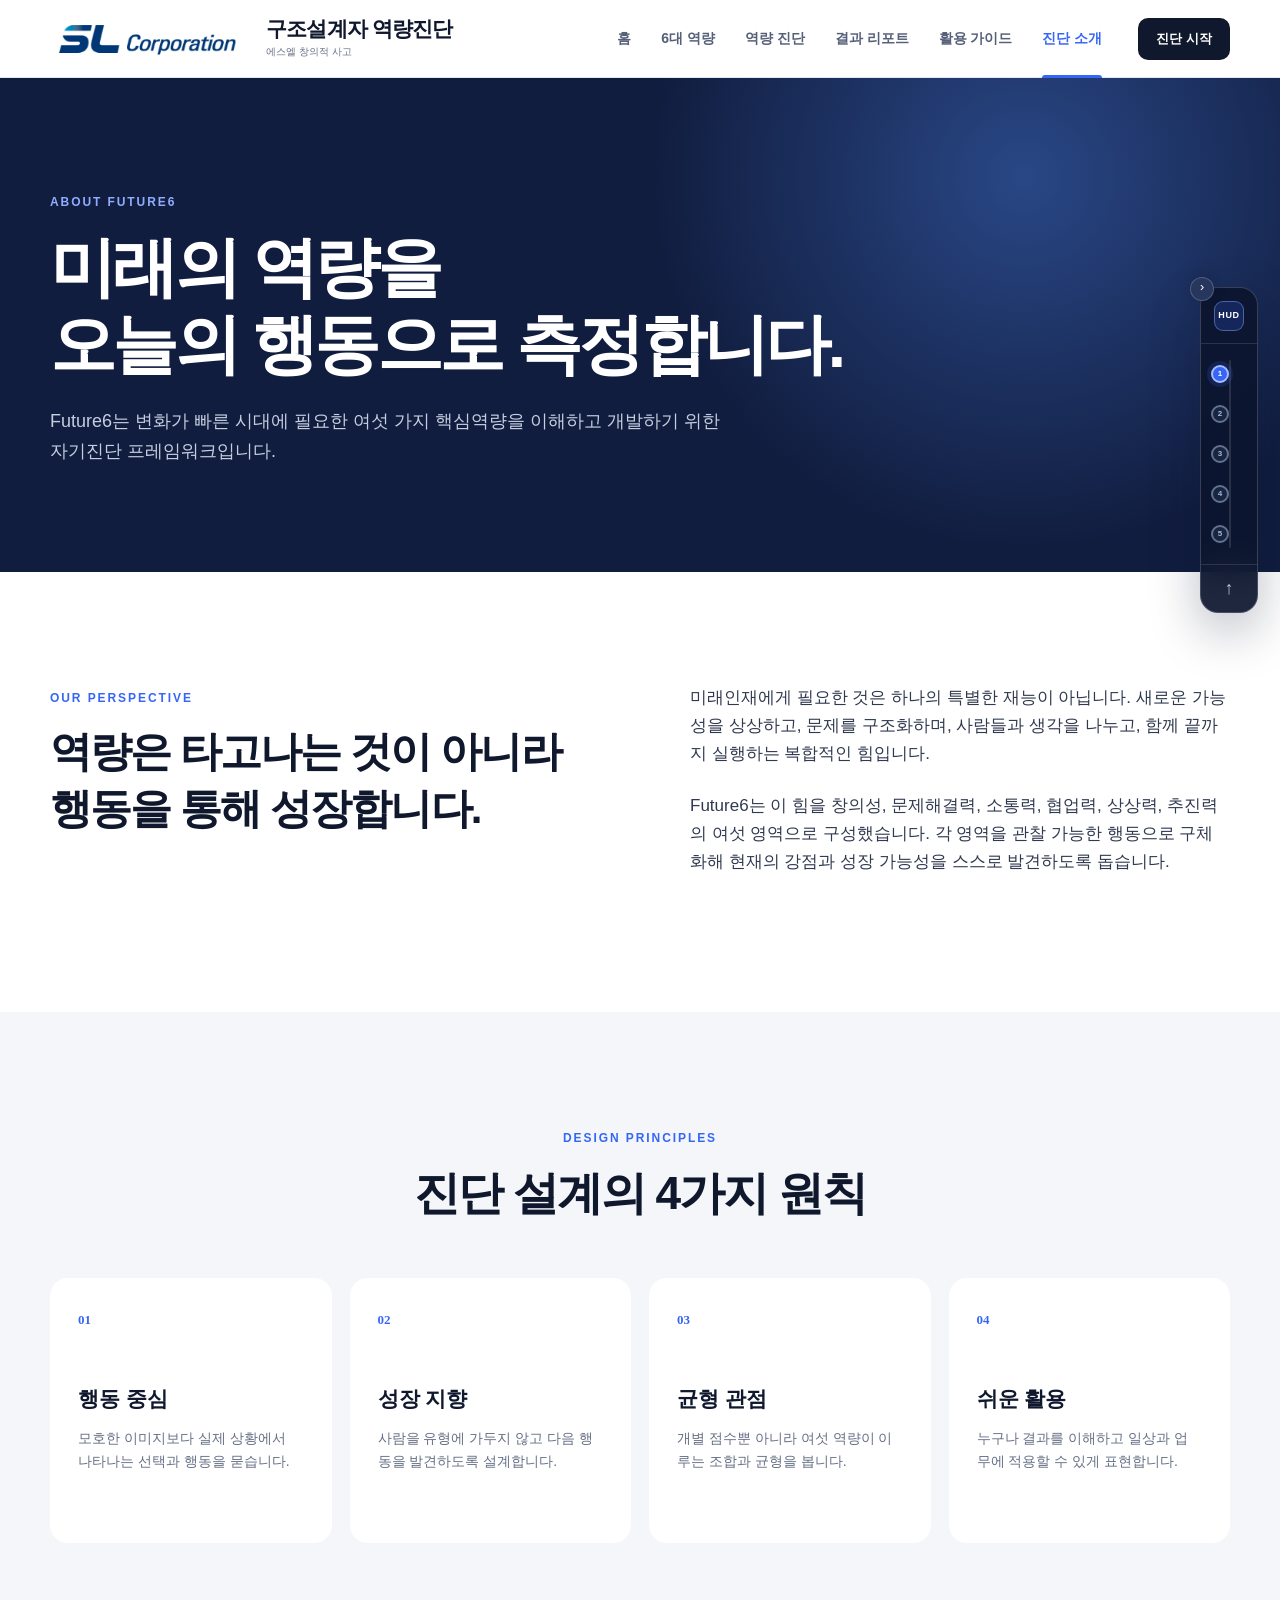
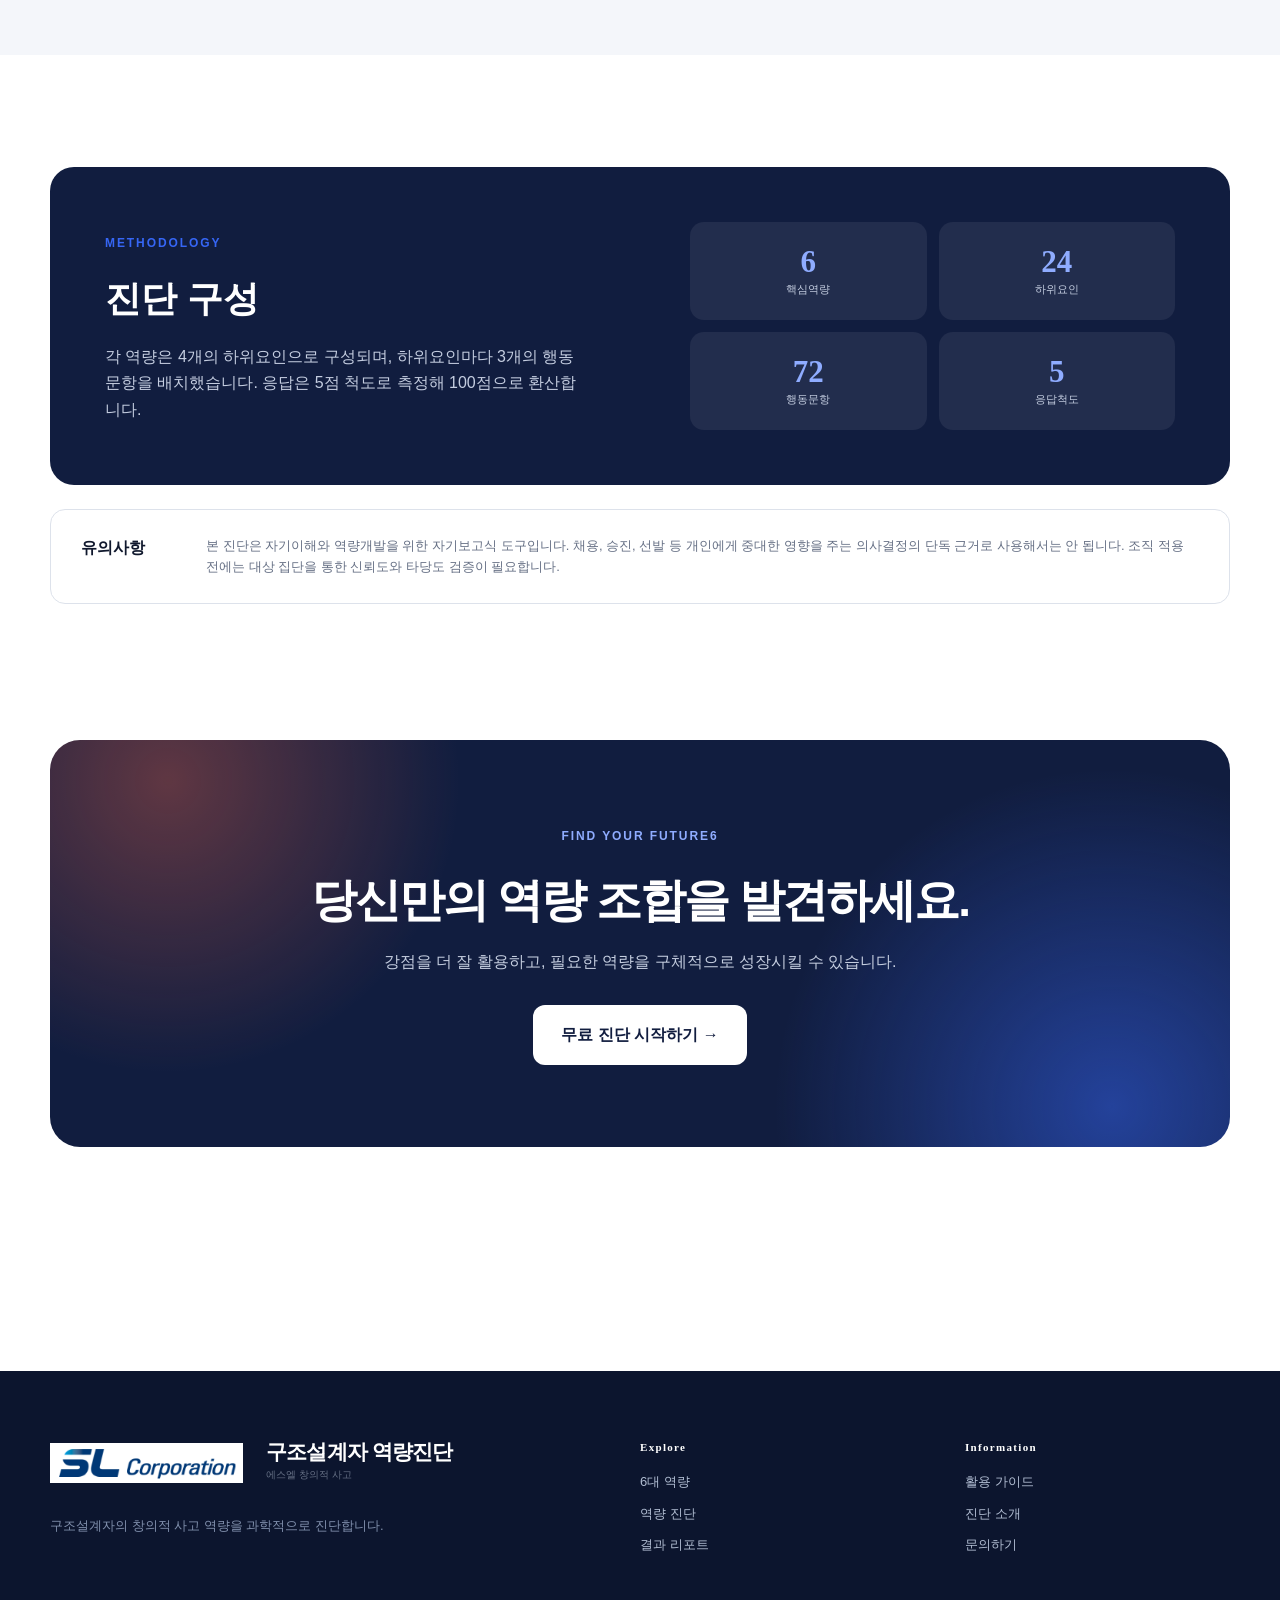
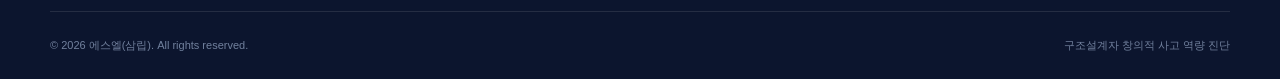
<file: about.html>
<!DOCTYPE html>
<html lang="ko">
<head>
  <meta charset="UTF-8"><meta name="viewport" content="width=device-width, initial-scale=1.0"><title>진단 소개 | Future6</title>
  <link rel="icon" href="data:,"><link rel="stylesheet" href="css/common.css">
</head>
<body data-page="about"><div id="site-header"></div><main>
  <section class="page-hero about-hero"><div class="container reveal"><span class="eyebrow light">ABOUT FUTURE6</span><h1>미래의 역량을<br>오늘의 행동으로 측정합니다.</h1><p>Future6는 변화가 빠른 시대에 필요한 여섯 가지 핵심역량을 이해하고 개발하기 위한 자기진단 프레임워크입니다.</p></div></section>
  <section class="section"><div class="container story-grid"><div class="story-title"><span class="eyebrow">OUR PERSPECTIVE</span><h2>역량은 타고나는 것이 아니라<br>행동을 통해 성장합니다.</h2></div><div class="story-copy"><p>미래인재에게 필요한 것은 하나의 특별한 재능이 아닙니다. 새로운 가능성을 상상하고, 문제를 구조화하며, 사람들과 생각을 나누고, 함께 끝까지 실행하는 복합적인 힘입니다.</p><p>Future6는 이 힘을 창의성, 문제해결력, 소통력, 협업력, 상상력, 추진력의 여섯 영역으로 구성했습니다. 각 영역을 관찰 가능한 행동으로 구체화해 현재의 강점과 성장 가능성을 스스로 발견하도록 돕습니다.</p></div></div></section>
  <section class="section alt-bg"><div class="container"><div class="section-head centered"><span class="eyebrow">DESIGN PRINCIPLES</span><h2>진단 설계의 4가지 원칙</h2></div><div class="principle-grid"><article><b>01</b><h3>행동 중심</h3><p>모호한 이미지보다 실제 상황에서 나타나는 선택과 행동을 묻습니다.</p></article><article><b>02</b><h3>성장 지향</h3><p>사람을 유형에 가두지 않고 다음 행동을 발견하도록 설계합니다.</p></article><article><b>03</b><h3>균형 관점</h3><p>개별 점수뿐 아니라 여섯 역량이 이루는 조합과 균형을 봅니다.</p></article><article><b>04</b><h3>쉬운 활용</h3><p>누구나 결과를 이해하고 일상과 업무에 적용할 수 있게 표현합니다.</p></article></div></div></section>
  <section class="section"><div class="container"><div class="methodology"><div><span class="eyebrow">METHODOLOGY</span><h2>진단 구성</h2><p>각 역량은 4개의 하위요인으로 구성되며, 하위요인마다 3개의 행동 문항을 배치했습니다. 응답은 5점 척도로 측정해 100점으로 환산합니다.</p></div><div class="methodology-numbers"><div><strong>6</strong><span>핵심역량</span></div><div><strong>24</strong><span>하위요인</span></div><div><strong>72</strong><span>행동문항</span></div><div><strong>5</strong><span>응답척도</span></div></div></div><div class="disclaimer"><b>유의사항</b><p>본 진단은 자기이해와 역량개발을 위한 자기보고식 도구입니다. 채용, 승진, 선발 등 개인에게 중대한 영향을 주는 의사결정의 단독 근거로 사용해서는 안 됩니다. 조직 적용 전에는 대상 집단을 통한 신뢰도와 타당도 검증이 필요합니다.</p></div></div></section>
  <section class="section compact-top"><div class="container"><div class="cta-panel"><span class="eyebrow light">FIND YOUR FUTURE6</span><h2>당신만의 역량 조합을 발견하세요.</h2><p>강점을 더 잘 활용하고, 필요한 역량을 구체적으로 성장시킬 수 있습니다.</p><a class="btn btn-white btn-lg" href="assessment.html">무료 진단 시작하기 →</a></div></div></section>
</main><div id="site-footer"></div><script src="js/data.js"></script><script src="js/common.js"></script></body></html>
</file>
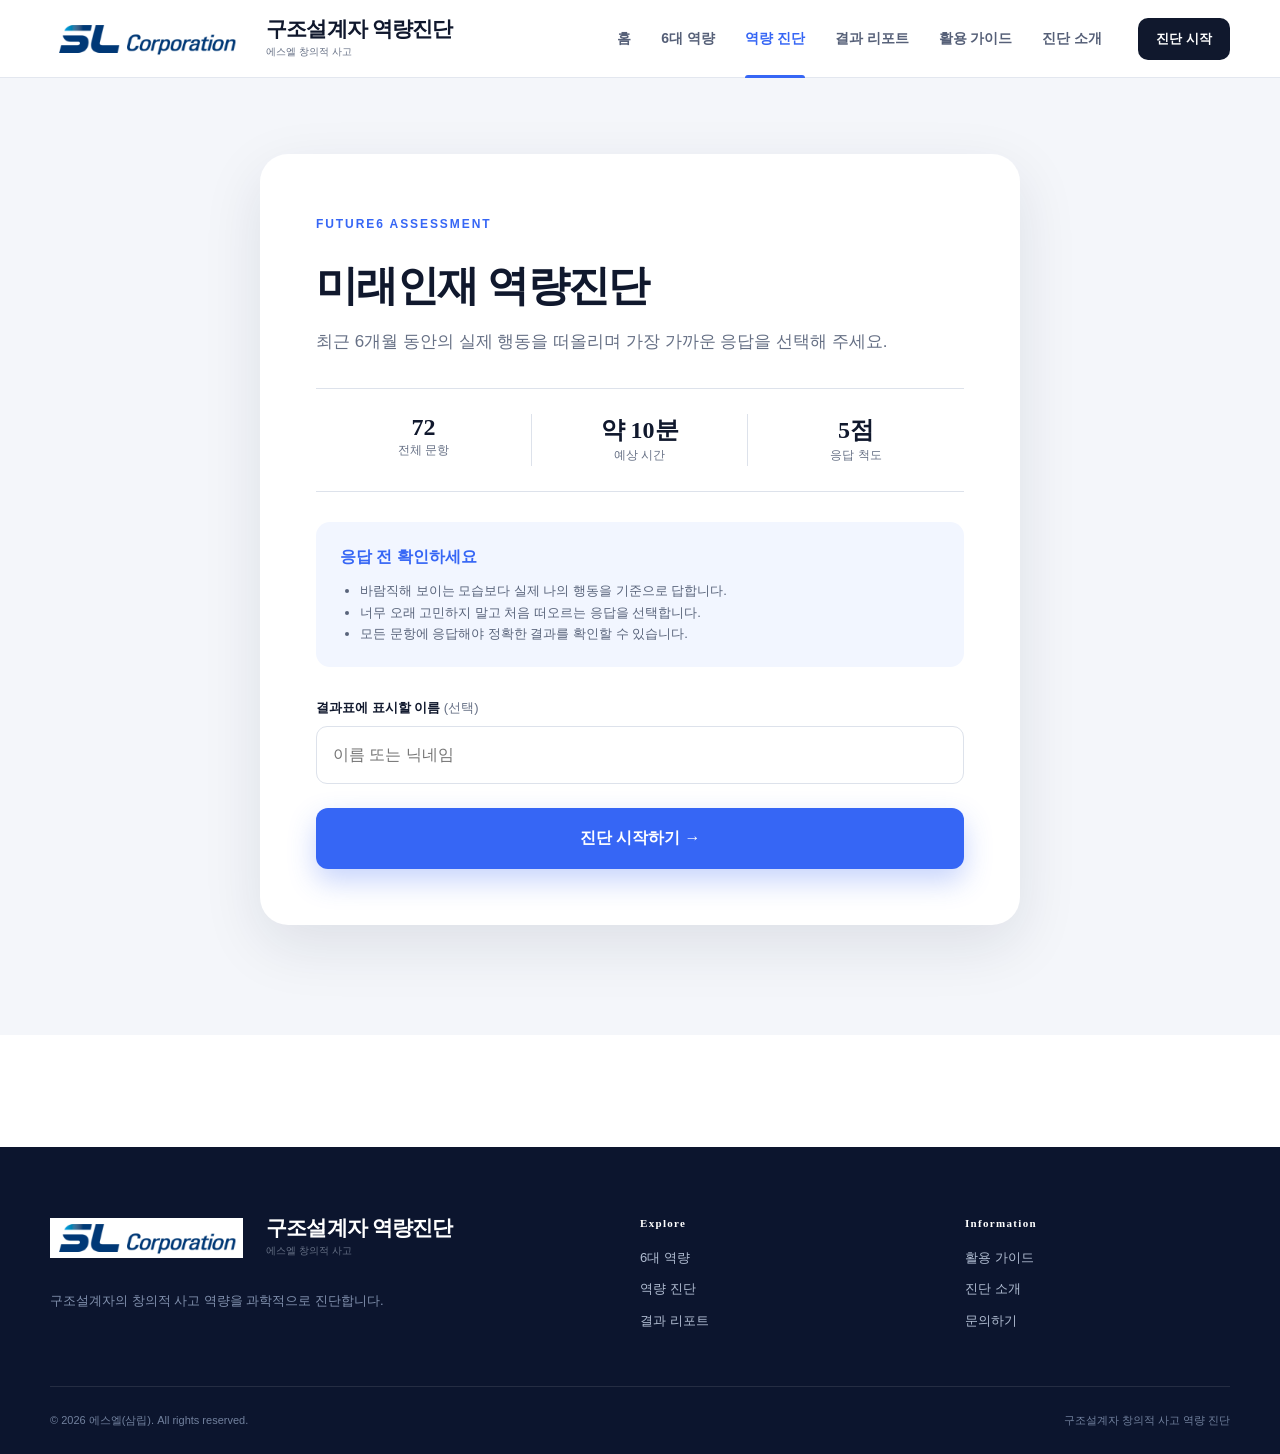
<file: assessment.html>
<!DOCTYPE html>
<html lang="ko">
<head>
  <meta charset="UTF-8"><meta name="viewport" content="width=device-width, initial-scale=1.0">
  <title>역량 진단 | Future6</title>
  <link rel="icon" href="data:,">
  <link rel="stylesheet" href="css/common.css">
</head>
<body data-page="assessment">
  <div id="site-header"></div>
  <main class="assessment-main">
    <section id="assessment-intro" class="assessment-intro">
      <div class="container narrow">
        <div class="assessment-welcome reveal">
          <span class="eyebrow">FUTURE6 ASSESSMENT</span><h1>미래인재 역량진단</h1>
          <p>최근 6개월 동안의 실제 행동을 떠올리며 가장 가까운 응답을 선택해 주세요.</p>
          <div class="assessment-facts"><div><strong>72</strong><span>전체 문항</span></div><div><strong>약 10분</strong><span>예상 시간</span></div><div><strong>5점</strong><span>응답 척도</span></div></div>
          <div class="notice-box"><b>응답 전 확인하세요</b><ul><li>바람직해 보이는 모습보다 실제 나의 행동을 기준으로 답합니다.</li><li>너무 오래 고민하지 말고 처음 떠오르는 응답을 선택합니다.</li><li>모든 문항에 응답해야 정확한 결과를 확인할 수 있습니다.</li></ul></div>
          <div class="name-field"><label for="participant-name">결과표에 표시할 이름 <span>(선택)</span></label><input id="participant-name" type="text" maxlength="20" placeholder="이름 또는 닉네임"></div>
          <button id="start-assessment" class="btn btn-primary btn-lg full">진단 시작하기 →</button>
        </div>
      </div>
    </section>
    <section id="assessment-test" class="test-shell hidden">
      <div class="test-progress-wrap"><div class="container"><div class="progress-meta"><span id="progress-domain">창의성</span><b><span id="current-number">1</span> / 72</b></div><div class="progress-track"><span id="progress-bar"></span></div></div></div>
      <div class="container test-container">
        <div class="question-card">
          <div id="question-domain" class="question-domain"></div>
          <span id="question-number" class="question-no">QUESTION 01</span>
          <h2 id="question-text"></h2>
          <div id="answer-options" class="answer-options"></div>
          <div class="question-nav"><button id="prev-question" class="btn btn-soft" type="button">← 이전</button><button id="next-question" class="btn btn-dark" type="button" disabled>다음 →</button></div>
        </div>
        <p class="autosave-note">응답 내용은 이 브라우저에 자동 저장됩니다.</p>
      </div>
    </section>
  </main>
  <div id="site-footer"></div>
  <script src="js/data.js"></script><script src="js/common.js"></script><script src="js/assessment.js"></script>
</body>
</html>
</file>
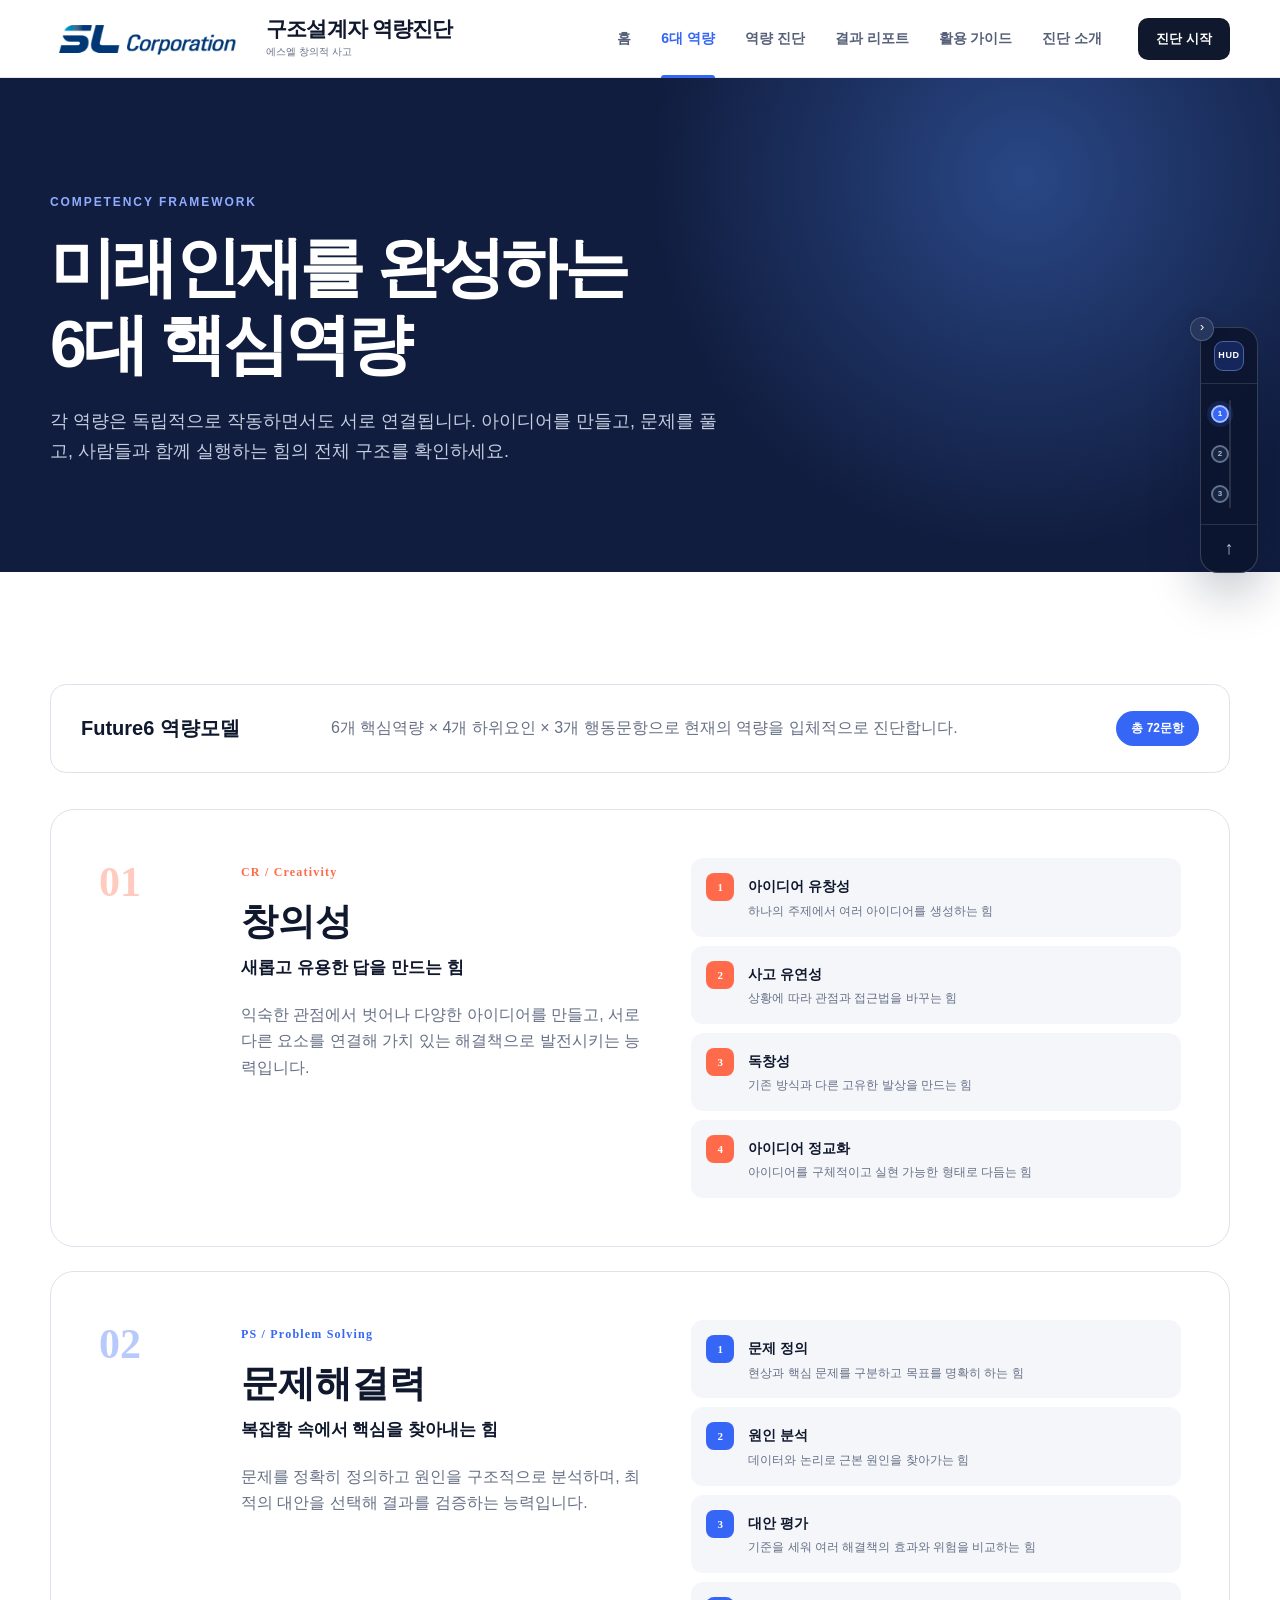
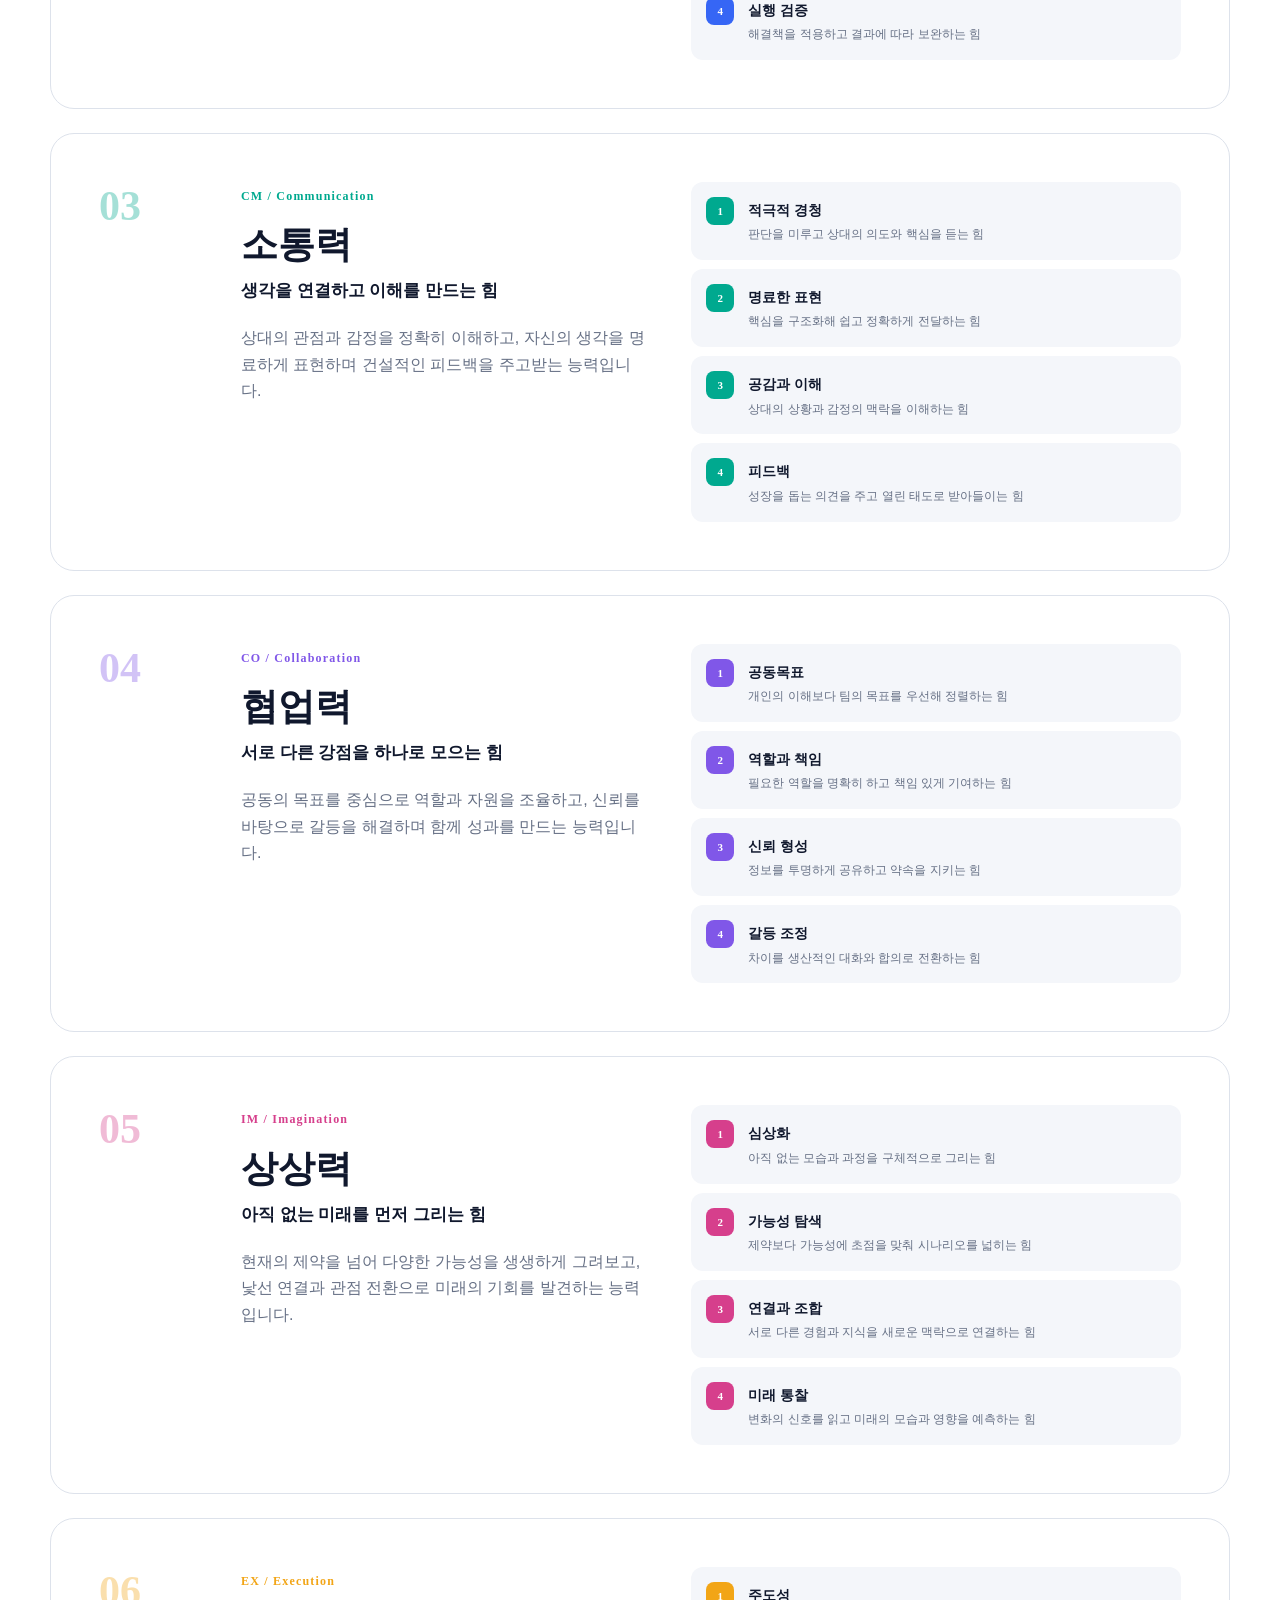
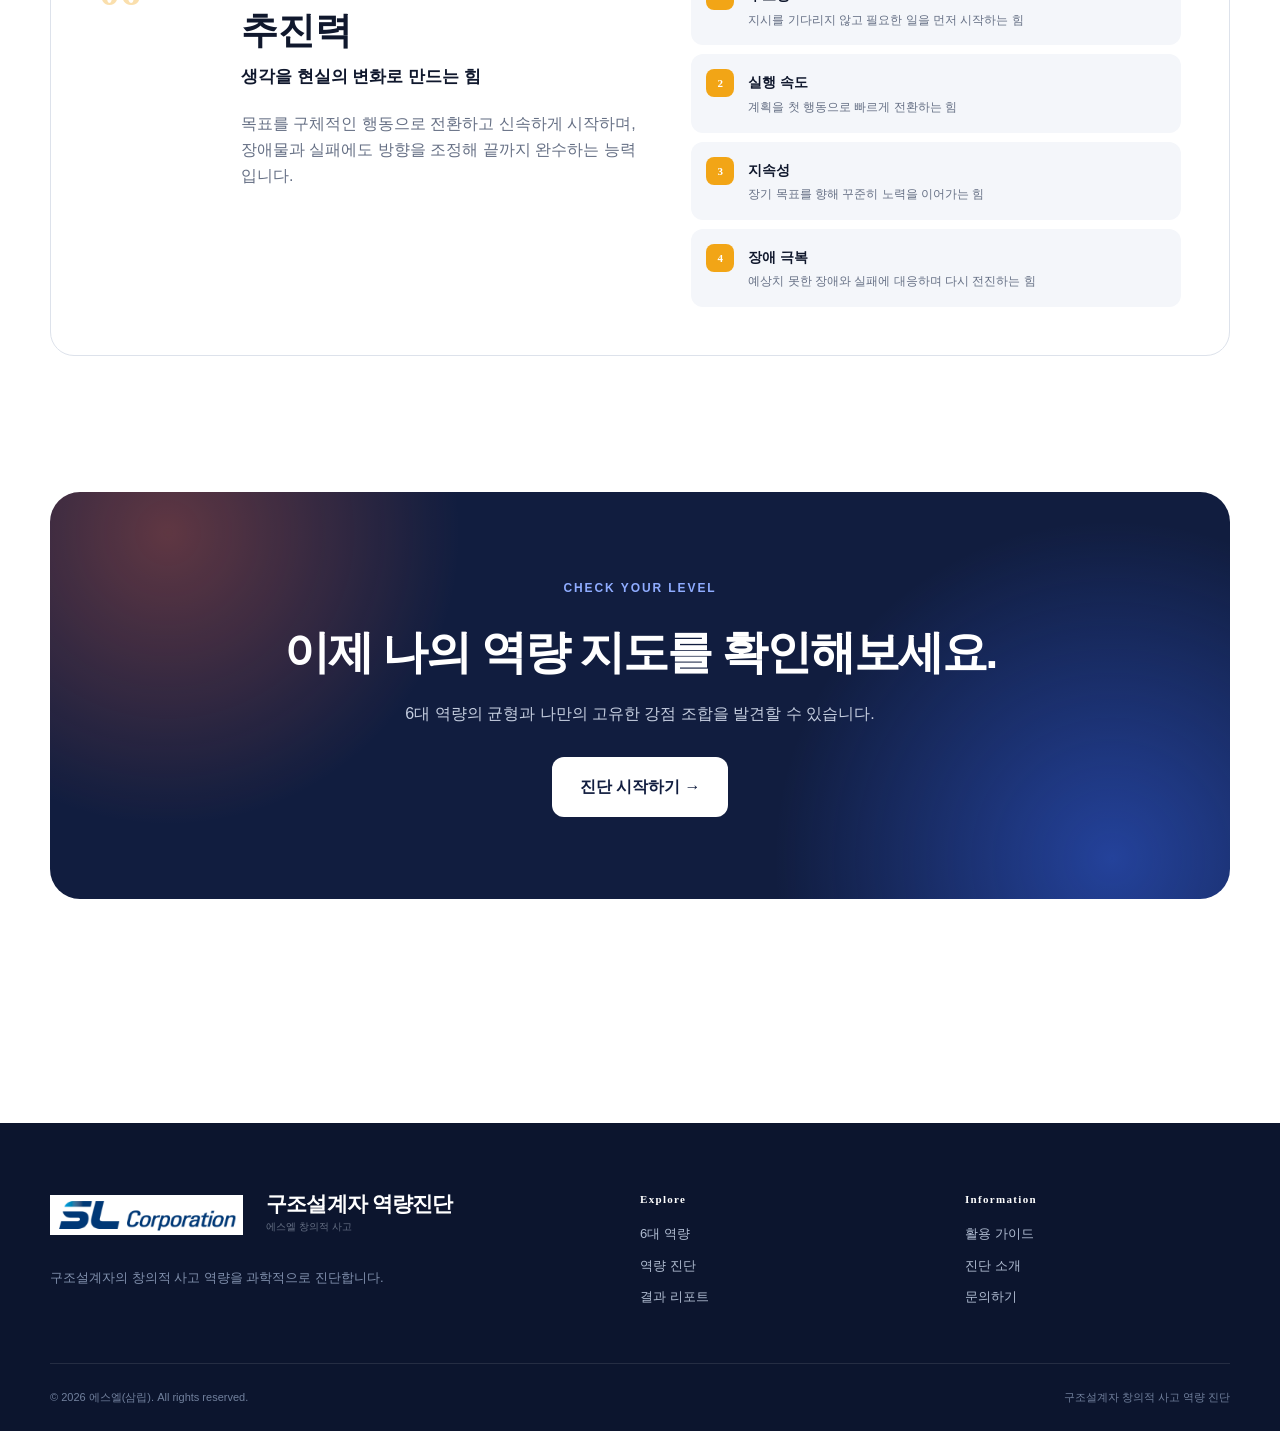
<file: competencies.html>
<!DOCTYPE html>
<html lang="ko">
<head>
  <meta charset="UTF-8"><meta name="viewport" content="width=device-width, initial-scale=1.0">
  <title>6대 역량 | Future6</title>
  <link rel="icon" href="data:,">
  <link rel="stylesheet" href="css/common.css">
</head>
<body data-page="competencies">
  <div id="site-header"></div>
  <main>
    <section class="page-hero">
      <div class="container reveal"><span class="eyebrow light">COMPETENCY FRAMEWORK</span><h1>미래인재를 완성하는<br>6대 핵심역량</h1><p>각 역량은 독립적으로 작동하면서도 서로 연결됩니다. 아이디어를 만들고, 문제를 풀고, 사람들과 함께 실행하는 힘의 전체 구조를 확인하세요.</p></div>
    </section>
    <section class="section">
      <div class="container">
        <div class="framework-note reveal"><strong>Future6 역량모델</strong><p>6개 핵심역량 × 4개 하위요인 × 3개 행동문항으로 현재의 역량을 입체적으로 진단합니다.</p><span>총 72문항</span></div>
        <div id="competency-detail-list" class="detail-list"></div>
      </div>
    </section>
    <section class="section compact-top">
      <div class="container"><div class="cta-panel reveal"><span class="eyebrow light">CHECK YOUR LEVEL</span><h2>이제 나의 역량 지도를 확인해보세요.</h2><p>6대 역량의 균형과 나만의 고유한 강점 조합을 발견할 수 있습니다.</p><a class="btn btn-white btn-lg" href="assessment.html">진단 시작하기 →</a></div></div>
    </section>
  </main>
  <div id="site-footer"></div>
  <script src="js/data.js"></script><script src="js/common.js"></script>
</body>
</html>
</file>
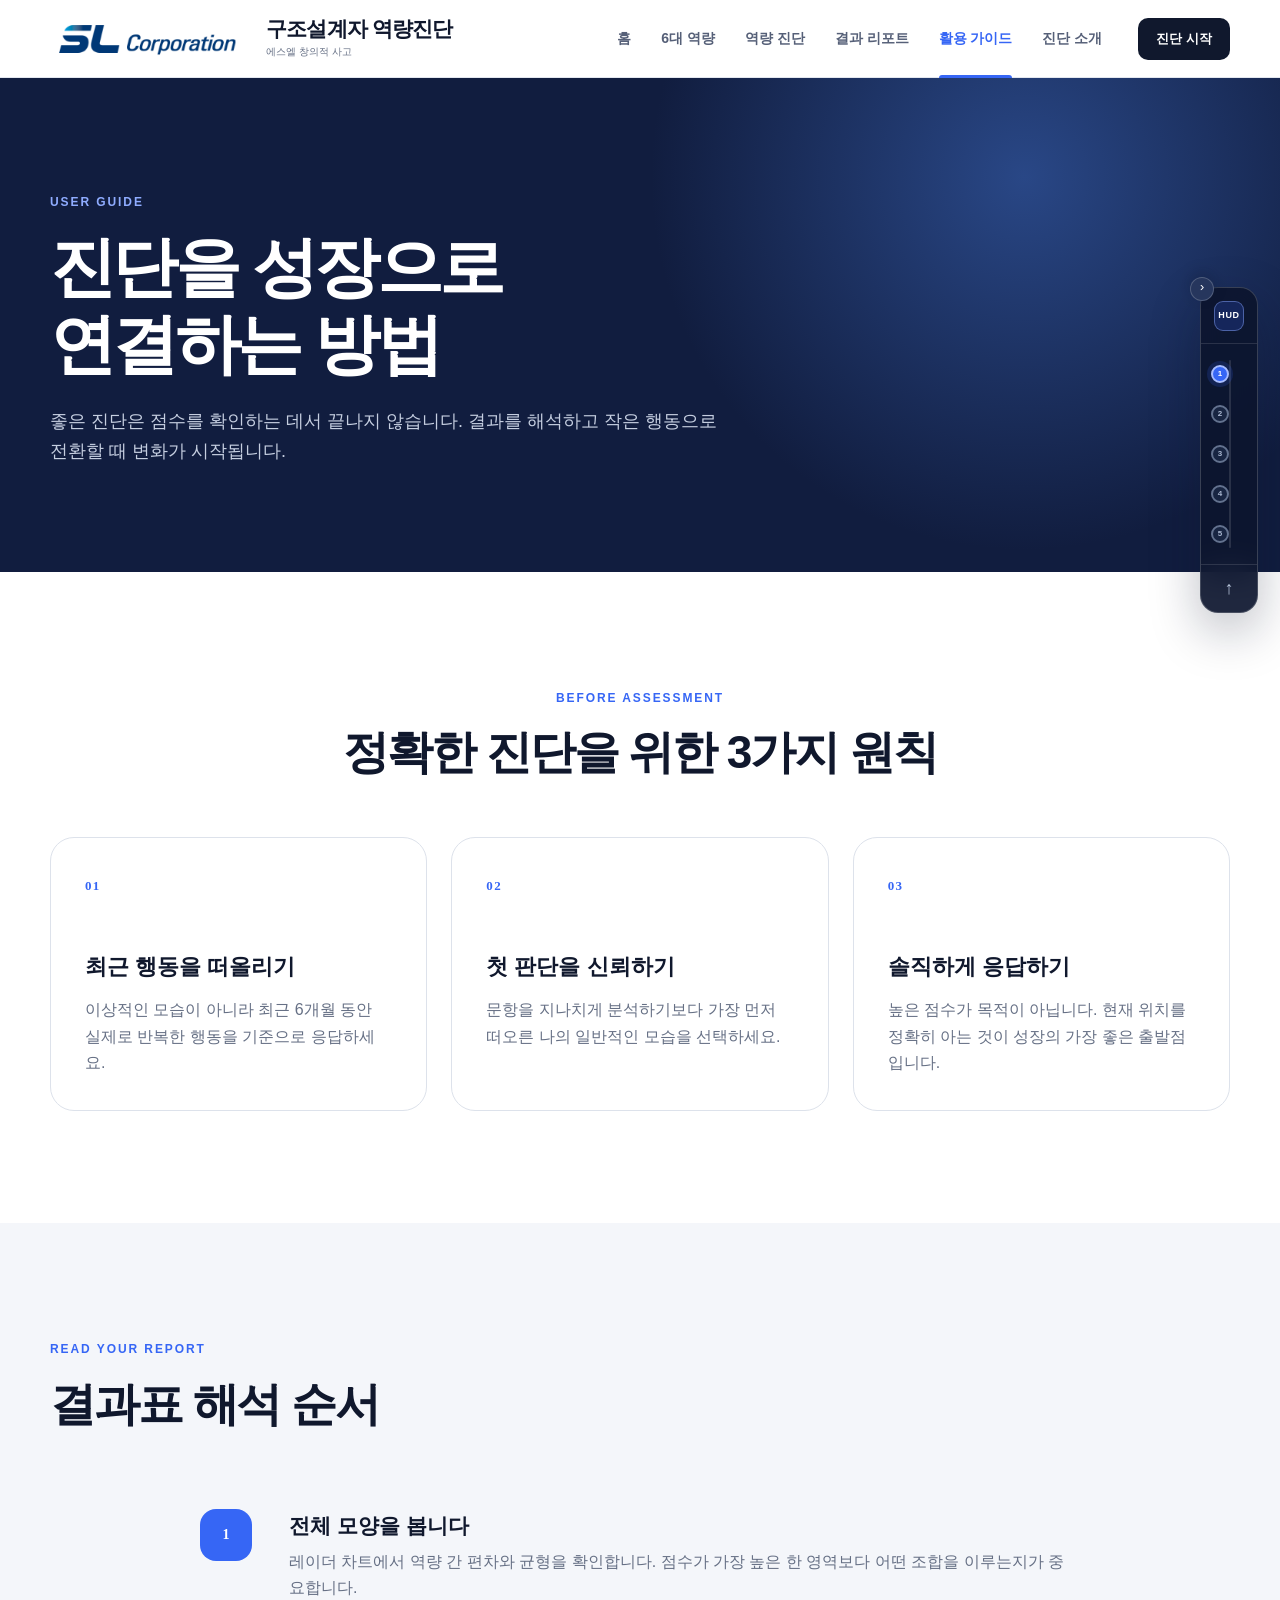
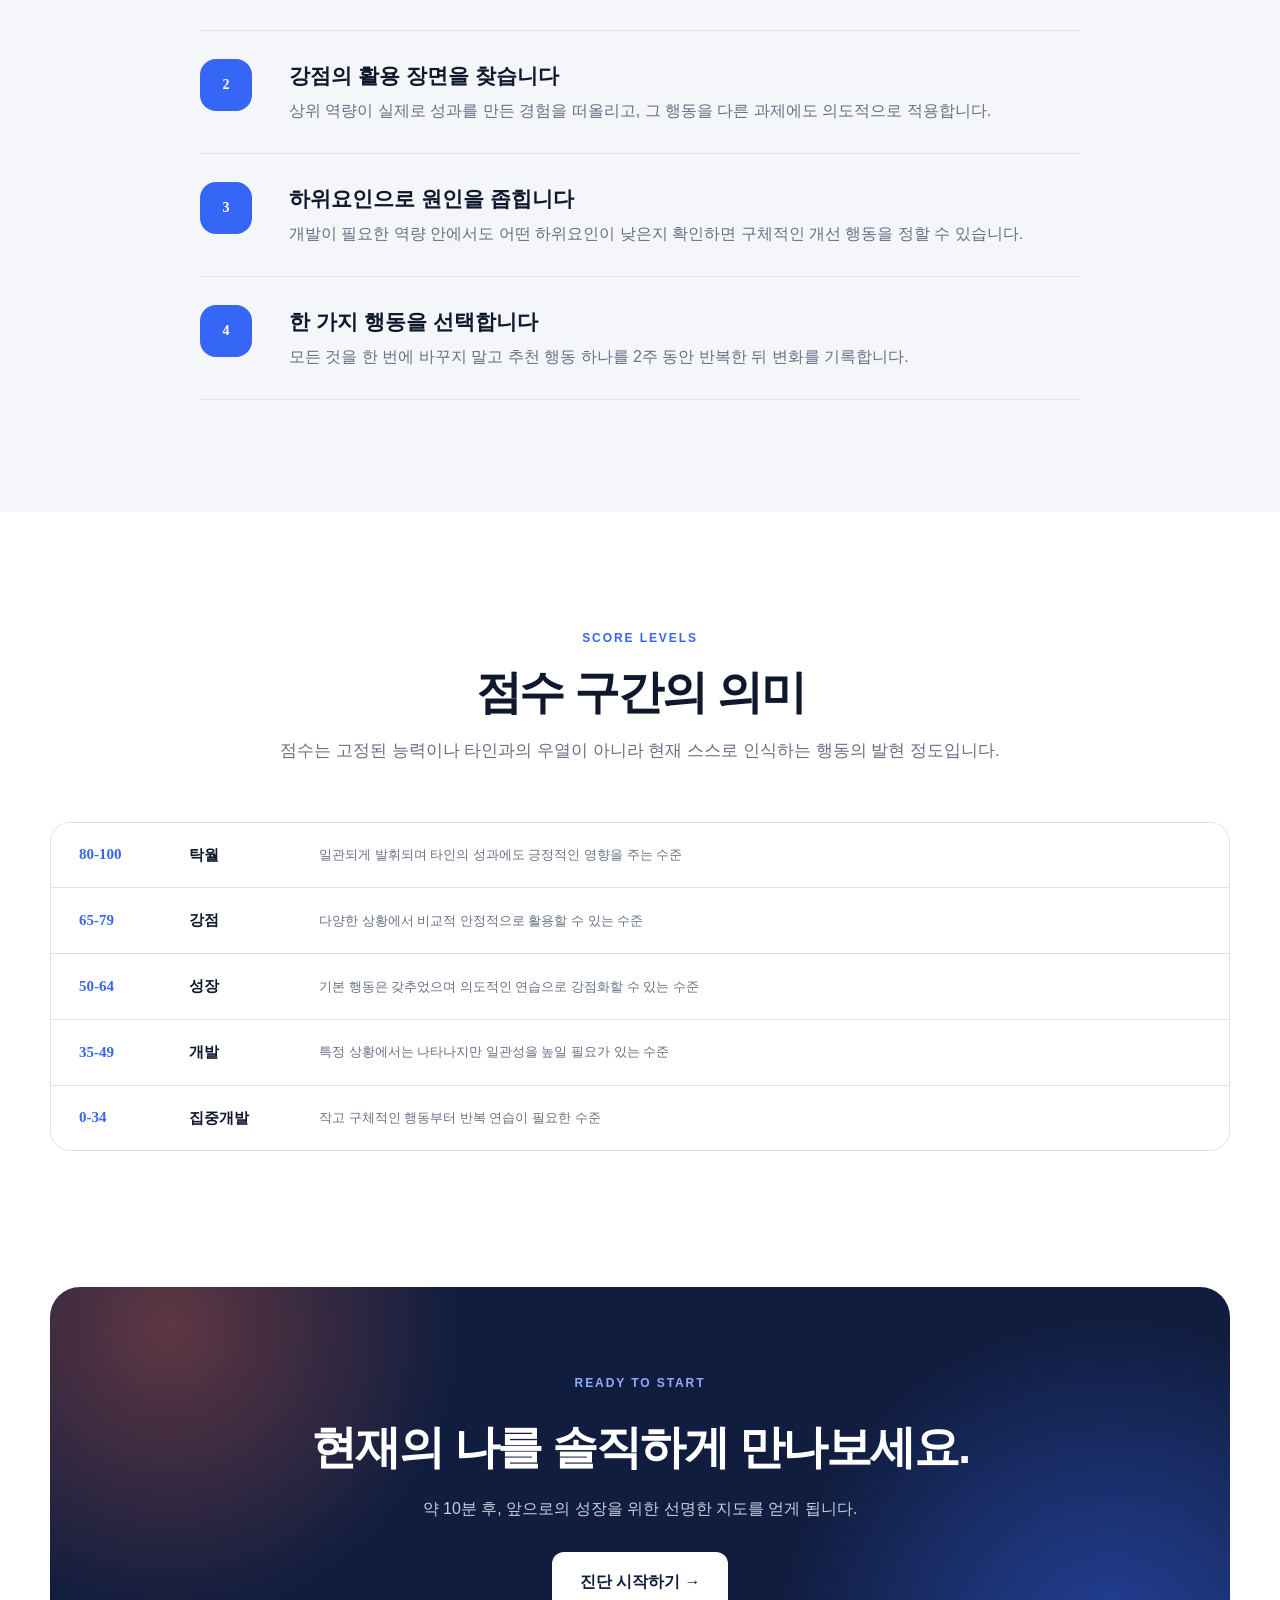
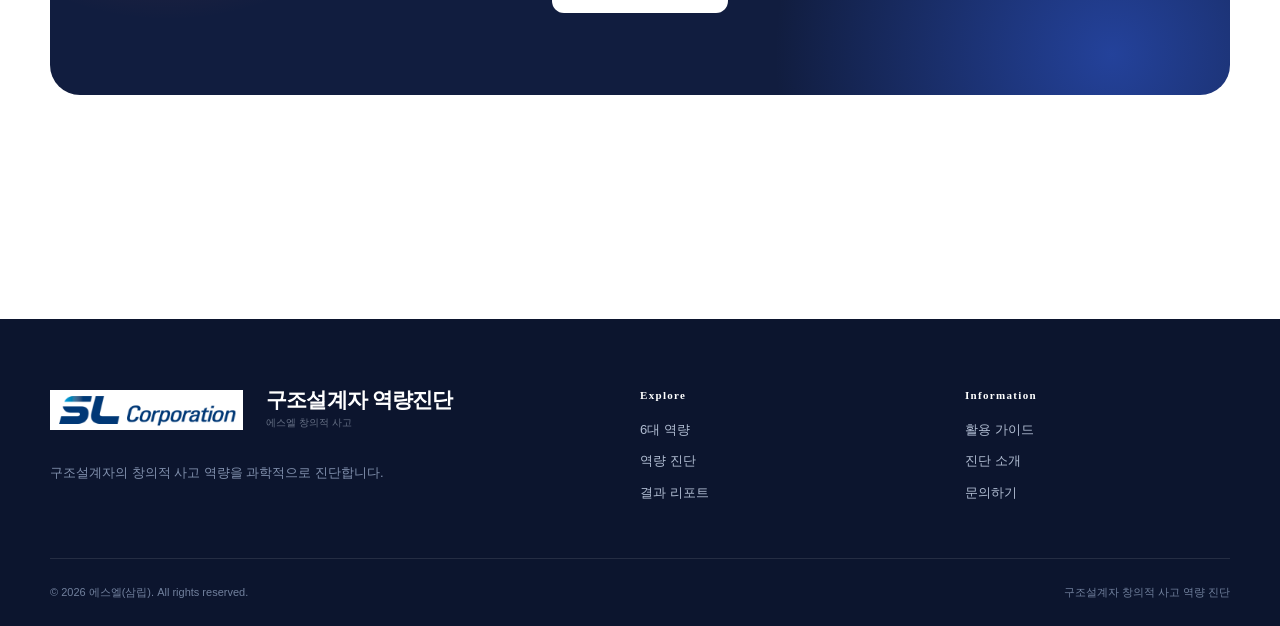
<file: guide.html>
<!DOCTYPE html>
<html lang="ko">
<head>
  <meta charset="UTF-8"><meta name="viewport" content="width=device-width, initial-scale=1.0"><title>활용 가이드 | Future6</title>
  <link rel="icon" href="data:,"><link rel="stylesheet" href="css/common.css">
</head>
<body data-page="guide"><div id="site-header"></div><main>
  <section class="page-hero guide-hero"><div class="container reveal"><span class="eyebrow light">USER GUIDE</span><h1>진단을 성장으로<br>연결하는 방법</h1><p>좋은 진단은 점수를 확인하는 데서 끝나지 않습니다. 결과를 해석하고 작은 행동으로 전환할 때 변화가 시작됩니다.</p></div></section>
  <section class="section"><div class="container">
    <div class="section-head centered"><span class="eyebrow">BEFORE ASSESSMENT</span><h2>정확한 진단을 위한 3가지 원칙</h2></div>
    <div class="feature-grid guide-cards"><article class="feature-card"><span class="feature-no">01</span><h3>최근 행동을 떠올리기</h3><p>이상적인 모습이 아니라 최근 6개월 동안 실제로 반복한 행동을 기준으로 응답하세요.</p></article><article class="feature-card"><span class="feature-no">02</span><h3>첫 판단을 신뢰하기</h3><p>문항을 지나치게 분석하기보다 가장 먼저 떠오른 나의 일반적인 모습을 선택하세요.</p></article><article class="feature-card"><span class="feature-no">03</span><h3>솔직하게 응답하기</h3><p>높은 점수가 목적이 아닙니다. 현재 위치를 정확히 아는 것이 성장의 가장 좋은 출발점입니다.</p></article></div>
  </div></section>
  <section class="section alt-bg"><div class="container">
    <div class="section-head"><span class="eyebrow">READ YOUR REPORT</span><h2>결과표 해석 순서</h2></div>
    <div class="reading-steps"><article><span>1</span><div><h3>전체 모양을 봅니다</h3><p>레이더 차트에서 역량 간 편차와 균형을 확인합니다. 점수가 가장 높은 한 영역보다 어떤 조합을 이루는지가 중요합니다.</p></div></article><article><span>2</span><div><h3>강점의 활용 장면을 찾습니다</h3><p>상위 역량이 실제로 성과를 만든 경험을 떠올리고, 그 행동을 다른 과제에도 의도적으로 적용합니다.</p></div></article><article><span>3</span><div><h3>하위요인으로 원인을 좁힙니다</h3><p>개발이 필요한 역량 안에서도 어떤 하위요인이 낮은지 확인하면 구체적인 개선 행동을 정할 수 있습니다.</p></div></article><article><span>4</span><div><h3>한 가지 행동을 선택합니다</h3><p>모든 것을 한 번에 바꾸지 말고 추천 행동 하나를 2주 동안 반복한 뒤 변화를 기록합니다.</p></div></article></div>
  </div></section>
  <section class="section"><div class="container"><div class="section-head centered"><span class="eyebrow">SCORE LEVELS</span><h2>점수 구간의 의미</h2><p>점수는 고정된 능력이나 타인과의 우열이 아니라 현재 스스로 인식하는 행동의 발현 정도입니다.</p></div><div class="level-table"><div><b>80-100</b><strong>탁월</strong><span>일관되게 발휘되며 타인의 성과에도 긍정적인 영향을 주는 수준</span></div><div><b>65-79</b><strong>강점</strong><span>다양한 상황에서 비교적 안정적으로 활용할 수 있는 수준</span></div><div><b>50-64</b><strong>성장</strong><span>기본 행동은 갖추었으며 의도적인 연습으로 강점화할 수 있는 수준</span></div><div><b>35-49</b><strong>개발</strong><span>특정 상황에서는 나타나지만 일관성을 높일 필요가 있는 수준</span></div><div><b>0-34</b><strong>집중개발</strong><span>작고 구체적인 행동부터 반복 연습이 필요한 수준</span></div></div></div></section>
  <section class="section compact-top"><div class="container"><div class="cta-panel"><span class="eyebrow light">READY TO START</span><h2>현재의 나를 솔직하게 만나보세요.</h2><p>약 10분 후, 앞으로의 성장을 위한 선명한 지도를 얻게 됩니다.</p><a class="btn btn-white btn-lg" href="assessment.html">진단 시작하기 →</a></div></div></section>
</main><div id="site-footer"></div><script src="js/data.js"></script><script src="js/common.js"></script></body></html>
</file>
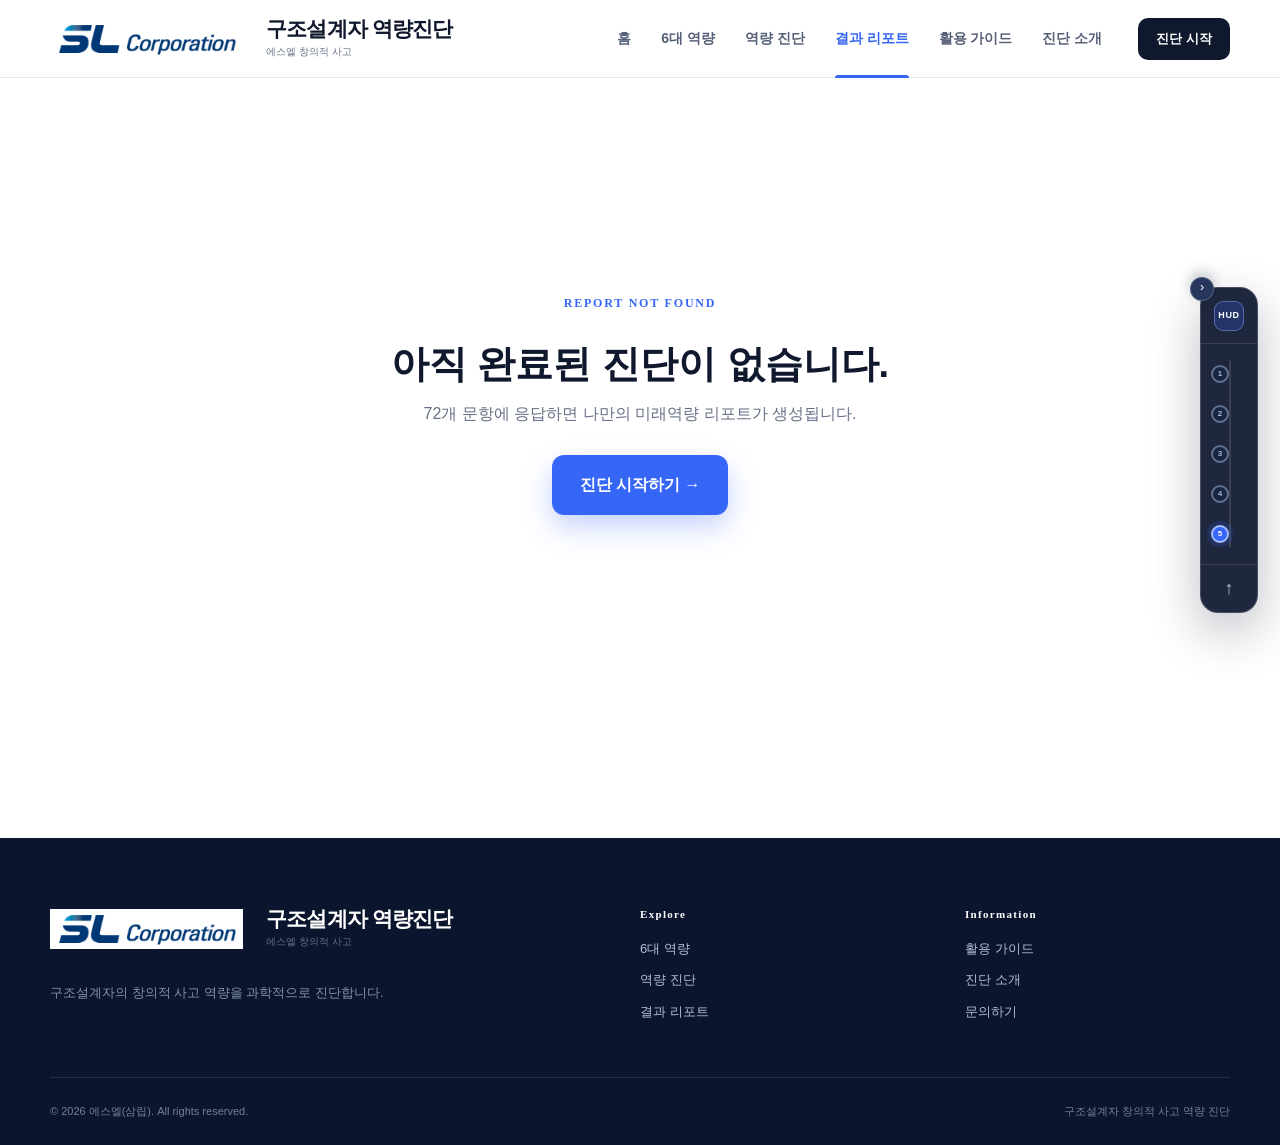
<file: result.html>
<!DOCTYPE html>
<html lang="ko">
<head>
  <meta charset="UTF-8"><meta name="viewport" content="width=device-width, initial-scale=1.0">
  <title>진단 결과 | Future6</title>
  <link rel="icon" href="data:,">
  <link rel="stylesheet" href="css/common.css">
</head>
<body data-page="result">
  <div id="site-header"></div>
  <main id="result-main" class="result-main">
    <section class="result-hero">
      <div class="container">
        <div class="result-title reveal"><span class="eyebrow light">MY FUTURE6 REPORT</span><h1><span id="result-name">나</span>의 미래역량 리포트</h1><p id="result-date"></p></div>
        <div class="result-summary-grid">
          <div class="result-radar-card reveal"><canvas id="radar-chart" width="560" height="480" aria-label="6대 역량 레이더 차트"></canvas></div>
          <div class="result-score-card reveal delay-1"><span>종합 역량지수</span><strong id="total-score">0</strong><div id="total-level" class="big-level">-</div><p id="total-comment"></p><div class="percentile-note">점수는 자기인식에 기반한 현재 행동 수준을 의미합니다.</div></div>
        </div>
      </div>
    </section>
    <section class="section result-section">
      <div class="container">
        <div class="section-head split"><div><span class="eyebrow">COMPETENCY SCORES</span><h2>6대 역량 분석</h2></div><button class="btn btn-soft no-print" onclick="window.print()">결과 인쇄하기</button></div>
        <div id="score-bars" class="score-bars"></div>
      </div>
    </section>
    <section class="section alt-bg">
      <div class="container">
        <div class="insight-grid"><article class="insight-card strength"><span>TOP STRENGTH</span><h2 id="strength-title"></h2><p id="strength-copy"></p></article><article class="insight-card growth"><span>GROWTH PRIORITY</span><h2 id="growth-title"></h2><p id="growth-copy"></p></article></div>
        <div class="section-head result-subhead"><span class="eyebrow">DETAILED ANALYSIS</span><h2>하위요인 상세 분석</h2></div>
        <div id="subfactor-grid" class="subfactor-grid"></div>
      </div>
    </section>
    <section class="section">
      <div class="container"><div class="section-head"><span class="eyebrow">ACTION GUIDE</span><h2>나를 성장시키는 3가지 행동</h2><p>가장 먼저 개발할 역량을 기준으로 추천한 작은 실천입니다.</p></div><div id="action-grid" class="action-grid"></div></div>
    </section>
    <section class="section compact-top no-print"><div class="container"><div class="result-actions"><a class="btn btn-primary btn-lg" href="assessment.html?restart=1">다시 진단하기</a><a class="btn btn-soft btn-lg" href="guide.html">결과 활용법 보기</a></div></div></section>
  </main>
  <div id="empty-result" class="empty-state hidden"><div><span>REPORT NOT FOUND</span><h1>아직 완료된 진단이 없습니다.</h1><p>72개 문항에 응답하면 나만의 미래역량 리포트가 생성됩니다.</p><a class="btn btn-primary btn-lg" href="assessment.html">진단 시작하기 →</a></div></div>
  <div id="site-footer"></div>
  <script src="js/data.js"></script><script src="js/common.js"></script><script src="js/result.js"></script>
</body>
</html>
</file>
<file: css/common.css>
:root {
  --ink: #10182d;
  --navy: #111d3f;
  --blue: #3666f5;
  --blue-dark: #2349c4;
  --coral: #ff6b4a;
  --mint: #00a98f;
  --paper: #ffffff;
  --soft: #f4f6fa;
  --line: #dde2eb;
  --muted: #667085;
  --text: #30394f;
  --shadow: 0 20px 60px rgba(17, 29, 63, .1);
  --radius: 24px;
}

* { box-sizing: border-box; }
html { scroll-behavior: smooth; }
body { margin: 0; color: var(--ink); background: var(--paper); font-family: "Noto Sans KR", sans-serif; line-height: 1.65; -webkit-font-smoothing: antialiased; }
body.test-active { background: var(--soft); }
a { color: inherit; text-decoration: none; }
button, input { font: inherit; }
button { cursor: pointer; }
.container { width: min(1180px, calc(100% - 48px)); margin: 0 auto; }
.container.narrow { width: min(760px, calc(100% - 40px)); }
.hidden { display: none !important; }
.section { padding: 112px 0; }
.compact-top { padding-top: 24px; }
.alt-bg { background: var(--soft); }
.eyebrow { display: inline-block; color: var(--blue); font-family: Manrope, sans-serif; font-size: 12px; font-weight: 800; letter-spacing: .16em; margin-bottom: 16px; }
.eyebrow.light { color: #8facff; }
.section-head { margin-bottom: 48px; }
.section-head.centered { max-width: 720px; margin: 0 auto 56px; text-align: center; }
.section-head.split { display: flex; align-items: end; justify-content: space-between; gap: 32px; }
.section-head h2, .process-copy h2 { margin: 0; font-size: clamp(30px, 4vw, 46px); letter-spacing: -.045em; line-height: 1.24; }
.section-head p { color: var(--muted); margin: 16px 0 0; font-size: 17px; }
.text-link { color: var(--blue); font-weight: 700; white-space: nowrap; }
.btn { border: 0; border-radius: 12px; display: inline-flex; justify-content: center; align-items: center; gap: 12px; padding: 13px 22px; font-weight: 800; transition: .2s ease; }
.btn:hover { transform: translateY(-2px); }
.btn-lg { padding: 17px 28px; font-size: 16px; }
.btn-primary { color: #fff; background: var(--blue); box-shadow: 0 12px 28px rgba(54, 102, 245, .28); }
.btn-primary:hover { background: var(--blue-dark); }
.btn-dark { color: #fff; background: var(--ink); }
.btn-white { color: var(--navy); background: #fff; }
.btn-ghost { color: #fff; border: 1px solid rgba(255,255,255,.35); background: rgba(255,255,255,.05); }
.btn-soft { color: var(--ink); border: 1px solid var(--line); background: #fff; }
.btn:disabled { cursor: not-allowed; opacity: .4; transform: none; }
.btn.full { width: 100%; }

.site-header { position: sticky; top: 0; z-index: 100; height: 78px; border-bottom: 1px solid rgba(221,226,235,.8); background: rgba(255,255,255,.93); backdrop-filter: blur(18px); }
.header-inner { height: 78px; display: flex; align-items: center; gap: 36px; }
.brand { display: inline-flex; align-items: center; gap: 11px; margin-right: auto; }
.brand > span:last-child { display: flex; flex-direction: column; }
.brand b { font: 800 21px/1 Manrope, sans-serif; letter-spacing: -.04em; }
.brand b span { color: var(--coral); }
.brand small { color: var(--muted); font-size: 10px; margin-top: 5px; }
.brand-mark { width: 34px; height: 34px; position: relative; display: inline-block; }
.brand-mark i { position: absolute; width: 9px; height: 9px; border-radius: 3px; background: var(--blue); transform: rotate(30deg); }
.brand-mark i:nth-child(1) { left: 12px; top: 0; background: var(--coral); }
.brand-mark i:nth-child(2) { right: 1px; top: 7px; background: #f2a516; }
.brand-mark i:nth-child(3) { right: 1px; bottom: 5px; background: var(--mint); }
.brand-mark i:nth-child(4) { left: 12px; bottom: 0; background: #8057e8; }
.brand-mark i:nth-child(5) { left: 1px; bottom: 5px; background: #d63f8c; }
.brand-mark i:nth-child(6) { left: 1px; top: 7px; }
.desktop-nav { display: flex; height: 100%; gap: 30px; }
.desktop-nav a { color: #566078; display: grid; place-items: center; position: relative; font-size: 14px; font-weight: 700; }
.desktop-nav a::after { content: ""; position: absolute; left: 50%; bottom: 0; width: 0; height: 3px; background: var(--blue); border-radius: 4px 4px 0 0; transition: .2s; }
.desktop-nav a.active, .desktop-nav a:hover { color: var(--blue); }
.desktop-nav a.active::after { left: 0; width: 100%; }
.header-cta { color: #fff; background: var(--ink); border-radius: 10px; padding: 10px 18px; font-size: 13px; font-weight: 800; }
.menu-toggle, .mobile-nav { display: none; }

.hero { min-height: 740px; color: #fff; background: radial-gradient(circle at 84% 20%, #27457e 0, transparent 28%), linear-gradient(135deg, #111d3f 0%, #162955 60%, #121c38 100%); display: flex; align-items: center; position: relative; overflow: hidden; }
.hero::before { content: ""; position: absolute; inset: 0; opacity: .055; background-image: linear-gradient(rgba(255,255,255,.5) 1px, transparent 1px), linear-gradient(90deg, rgba(255,255,255,.5) 1px, transparent 1px); background-size: 48px 48px; }
.orb { position: absolute; border-radius: 50%; filter: blur(2px); }
.orb-one { width: 460px; height: 460px; right: -180px; bottom: -230px; border: 1px solid rgba(255,255,255,.1); }
.orb-two { width: 270px; height: 270px; right: 38%; top: -170px; border: 1px solid rgba(255,255,255,.08); }
.hero-grid { position: relative; display: grid; grid-template-columns: 1.05fr .95fr; align-items: center; gap: 80px; }
.hero-copy h1 { font-size: clamp(44px, 5.3vw, 70px); line-height: 1.16; letter-spacing: -.06em; margin: 0 0 24px; }
.hero-copy h1 em { color: #8facff; font-style: normal; }
.hero-copy > p { color: #c8d1e5; max-width: 620px; font-size: 18px; margin: 0 0 34px; }
.hero-actions { display: flex; gap: 12px; }
.hero-meta { display: flex; gap: 0; margin-top: 44px; }
.hero-meta span { color: #aeb9d1; padding: 0 26px; border-left: 1px solid rgba(255,255,255,.15); font-size: 13px; }
.hero-meta span:first-child { padding-left: 0; border: 0; }
.hero-meta b { color: #fff; font: 800 20px Manrope; margin-right: 5px; }
.hero-visual { position: relative; }
.visual-card { min-height: 520px; padding: 26px 30px 22px; border: 1px solid rgba(255,255,255,.17); border-radius: 28px; background: rgba(255,255,255,.08); box-shadow: 0 40px 100px rgba(0,0,0,.3); backdrop-filter: blur(18px); }
.visual-head { display: flex; justify-content: space-between; color: #9facc7; font: 700 11px Manrope; letter-spacing: .12em; }
.live-dot { color: #79e4ca; }
.live-dot::before { content: ""; display: inline-block; width: 6px; height: 6px; border-radius: 50%; background: #79e4ca; margin-right: 6px; }
.mini-radar { max-width: 380px; margin: 20px auto 0; }
.mini-radar svg { width: 100%; overflow: visible; }
.radar-grid polygon, .radar-grid line { fill: none; stroke: rgba(255,255,255,.14); stroke-width: 1; }
.radar-shape { fill: rgba(94,138,255,.38); stroke: #9cb5ff; stroke-width: 3; }
.radar-labels { fill: #dfe6f5; font: 600 11px "Noto Sans KR"; text-anchor: middle; }
.score-row { display: flex; justify-content: space-between; align-items: end; border-top: 1px solid rgba(255,255,255,.14); padding-top: 20px; }
.score-row div { display: flex; flex-direction: column; }
.score-row small { color: #9facc7; font-size: 12px; }
.score-row strong { font: 800 42px Manrope; }
.level-pill { color: #9eb6ff; border: 1px solid rgba(142,171,255,.35); background: rgba(54,102,245,.18); border-radius: 30px; padding: 7px 13px; font: 700 10px Manrope; }
.float-card { position: absolute; display: flex; gap: 12px; align-items: center; min-width: 175px; color: var(--ink); padding: 14px 17px; background: #fff; border-radius: 14px; box-shadow: var(--shadow); }
.float-card > span { width: 34px; height: 34px; display: grid; place-items: center; color: #fff; border-radius: 10px; background: var(--coral); font: 800 12px Manrope; }
.float-card div { display: flex; flex-direction: column; }
.float-card small { color: var(--muted); font-size: 10px; }
.float-card b { font-size: 13px; }
.fc-one { left: -55px; top: 110px; }
.fc-two { right: -42px; bottom: 76px; }
.fc-two > span { background: var(--blue); }

.intro-section { background: var(--soft); }
.feature-grid { display: grid; grid-template-columns: repeat(3, 1fr); gap: 24px; }
.feature-card { min-height: 260px; padding: 34px; background: #fff; border: 1px solid var(--line); border-radius: var(--radius); transition: .25s; }
.feature-card:hover { transform: translateY(-5px); box-shadow: var(--shadow); border-color: transparent; }
.feature-no { color: var(--blue); font: 800 13px Manrope; letter-spacing: .1em; }
.feature-card h3 { font-size: 22px; margin: 50px 0 12px; }
.feature-card p { color: var(--muted); margin: 0; }
.competency-grid { display: grid; grid-template-columns: repeat(3, 1fr); gap: 22px; }
.competency-card { min-height: 330px; padding: 30px; position: relative; overflow: hidden; border: 1px solid var(--line); border-radius: var(--radius); transition: .25s; }
.competency-card::after { content: ""; position: absolute; left: 0; bottom: 0; width: 100%; height: 5px; background: var(--accent); transform: scaleX(.2); transform-origin: left; transition: .25s; }
.competency-card:hover { transform: translateY(-6px); box-shadow: var(--shadow); border-color: transparent; }
.competency-card:hover::after { transform: scaleX(1); }
.competency-top { display: flex; align-items: center; justify-content: space-between; }
.competency-code { color: var(--accent); font: 800 12px Manrope; letter-spacing: .1em; }
.card-arrow { color: #98a2b3; font-size: 20px; }
.competency-card h3 { font-size: 29px; margin: 35px 0 0; }
.competency-card small { color: var(--muted); font: 700 12px Manrope; }
.competency-card > p { font-weight: 700; margin: 18px 0 28px; }
.factor-tags { display: flex; flex-wrap: wrap; gap: 7px; }
.factor-tags span { color: #667085; background: var(--soft); border-radius: 20px; padding: 6px 10px; font-size: 11px; }
.process-section { color: #fff; background: var(--ink); }
.process-grid { display: grid; grid-template-columns: .85fr 1.15fr; gap: 110px; }
.process-copy p { color: #aeb9d1; font-size: 16px; margin: 24px 0 34px; }
.process-copy .btn-dark { color: var(--ink); background: #fff; }
.process-list { list-style: none; margin: 0; padding: 0; }
.process-list li { display: flex; gap: 28px; padding: 25px 0; border-bottom: 1px solid rgba(255,255,255,.13); }
.process-list > li > span { color: #7f9fff; font: 800 13px Manrope; padding-top: 5px; }
.process-list h3 { margin: 0 0 6px; font-size: 20px; }
.process-list p { color: #aeb9d1; margin: 0; }
.cta-panel { color: #fff; text-align: center; padding: 82px 30px; border-radius: 30px; background: radial-gradient(circle at 10% 10%, rgba(255,107,74,.33), transparent 26%), radial-gradient(circle at 90% 90%, rgba(54,102,245,.5), transparent 30%), var(--navy); overflow: hidden; }
.cta-panel h2 { font-size: clamp(30px, 4vw, 46px); margin: 0 0 10px; letter-spacing: -.045em; }
.cta-panel p { color: #c5cee0; margin: 0 0 30px; }

.page-hero { color: #fff; padding: 110px 0 105px; background: radial-gradient(circle at 80% 20%, #294786, transparent 34%), var(--navy); }
.page-hero h1 { margin: 0 0 24px; max-width: 800px; font-size: clamp(42px, 6vw, 66px); line-height: 1.17; letter-spacing: -.055em; }
.page-hero p { color: #c5cee0; max-width: 680px; font-size: 18px; margin: 0; }
.framework-note { display: grid; grid-template-columns: 220px 1fr auto; align-items: center; gap: 30px; padding: 26px 30px; margin-bottom: 36px; border: 1px solid var(--line); border-radius: 16px; }
.framework-note strong { font-size: 20px; }
.framework-note p { color: var(--muted); margin: 0; }
.framework-note span { color: #fff; background: var(--blue); border-radius: 24px; padding: 8px 15px; font-size: 12px; font-weight: 800; }
.detail-list { display: grid; gap: 24px; }
.competency-detail { display: grid; grid-template-columns: 100px 1fr 1.2fr; gap: 42px; padding: 48px; border: 1px solid var(--line); border-radius: var(--radius); scroll-margin-top: 100px; }
.detail-index { color: var(--accent); font: 800 42px Manrope; opacity: .35; }
.detail-main h2 { margin: 6px 0 0; font-size: 37px; }
.detail-main h3 { margin: 2px 0 20px; font-size: 17px; }
.detail-main p { color: var(--muted); margin: 0; }
.factor-list { display: grid; gap: 9px; }
.factor-list > div { display: flex; gap: 14px; padding: 15px; background: var(--soft); border-radius: 12px; }
.factor-list > div > span { flex: 0 0 28px; height: 28px; display: grid; place-items: center; color: #fff; background: var(--accent); border-radius: 8px; font: 800 11px Manrope; }
.factor-list b { font-size: 14px; }
.factor-list p { color: var(--muted); font-size: 12px; margin: 2px 0 0; }

.assessment-main { min-height: calc(100vh - 78px); }
.assessment-intro { padding: 76px 0 110px; background: var(--soft); }
.assessment-welcome { padding: 56px; background: #fff; border-radius: 28px; box-shadow: var(--shadow); }
.assessment-welcome h1 { font-size: 42px; margin: 0 0 8px; letter-spacing: -.04em; }
.assessment-welcome > p { color: var(--muted); font-size: 17px; margin: 0 0 32px; }
.assessment-facts { display: grid; grid-template-columns: repeat(3, 1fr); padding: 25px 0; border: solid var(--line); border-width: 1px 0; }
.assessment-facts div { display: flex; flex-direction: column; align-items: center; border-right: 1px solid var(--line); }
.assessment-facts div:last-child { border: 0; }
.assessment-facts strong { font: 800 24px Manrope, "Noto Sans KR"; }
.assessment-facts span { color: var(--muted); font-size: 12px; }
.notice-box { margin: 30px 0; padding: 22px 24px; background: #f2f6ff; border-radius: 14px; }
.notice-box b { color: var(--blue); }
.notice-box ul { color: #59647b; padding-left: 20px; margin: 10px 0 0; font-size: 13px; }
.name-field { margin: 0 0 24px; }
.name-field label { display: block; margin-bottom: 8px; font-size: 13px; font-weight: 800; }
.name-field label span { color: var(--muted); font-weight: 500; }
.name-field input { width: 100%; padding: 15px 16px; border: 1px solid var(--line); border-radius: 11px; outline: none; }
.name-field input:focus { border-color: var(--blue); box-shadow: 0 0 0 3px rgba(54,102,245,.1); }
.test-shell { min-height: calc(100vh - 78px); }
.test-progress-wrap { position: sticky; top: 78px; z-index: 20; padding: 18px 0 14px; background: rgba(255,255,255,.95); backdrop-filter: blur(12px); border-bottom: 1px solid var(--line); }
.progress-meta { display: flex; justify-content: space-between; margin-bottom: 9px; font-size: 13px; }
.progress-meta span { color: var(--blue); font-weight: 800; }
.progress-meta b { font: 700 12px Manrope; }
.progress-track { height: 5px; background: #e8ebf1; border-radius: 5px; overflow: hidden; }
.progress-track span { display: block; width: 0; height: 100%; background: linear-gradient(90deg, var(--blue), #7c9aff); transition: width .3s; }
.test-container { width: min(820px, calc(100% - 40px)); padding: 60px 0 100px; }
.question-card { padding: 48px 52px; background: #fff; border-radius: 26px; box-shadow: var(--shadow); }
.question-domain { display: flex; align-items: center; gap: 10px; color: var(--muted); font-size: 12px; font-weight: 700; }
.question-domain span { width: 34px; height: 34px; display: grid; place-items: center; color: #fff; background: var(--domain); border-radius: 9px; font: 800 10px Manrope; }
.question-no { display: block; color: #98a2b3; font: 800 11px Manrope; letter-spacing: .12em; margin: 32px 0 10px; }
.question-card h2 { min-height: 78px; font-size: 27px; line-height: 1.5; letter-spacing: -.025em; margin: 0 0 32px; }
.answer-options { display: grid; gap: 10px; }
.answer-option { display: grid; grid-template-columns: 38px 1fr 20px; align-items: center; gap: 14px; padding: 14px 18px; border: 1px solid var(--line); border-radius: 12px; cursor: pointer; transition: .18s; }
.answer-option:hover { border-color: #9eb5ff; background: #f7f9ff; }
.answer-option.selected { border-color: var(--blue); background: #f2f6ff; box-shadow: 0 0 0 1px var(--blue); }
.answer-option input { position: absolute; opacity: 0; pointer-events: none; }
.scale-number { width: 32px; height: 32px; display: grid; place-items: center; color: var(--muted); background: var(--soft); border-radius: 50%; font: 800 12px Manrope; }
.selected .scale-number { color: #fff; background: var(--blue); }
.scale-label { font-size: 14px; font-weight: 600; }
.answer-option i { width: 17px; height: 17px; border: 2px solid #c7cdd8; border-radius: 50%; position: relative; }
.selected i { border-color: var(--blue); }
.selected i::after { content: ""; position: absolute; inset: 3px; border-radius: 50%; background: var(--blue); }
.question-nav { display: flex; justify-content: space-between; margin-top: 32px; }
.autosave-note { color: #98a2b3; text-align: center; font-size: 11px; }

.result-hero { color: #fff; padding: 85px 0 100px; background: radial-gradient(circle at 72% 10%, #294786, transparent 36%), var(--navy); }
.result-title { margin-bottom: 44px; }
.result-title h1 { font-size: clamp(37px, 5vw, 58px); margin: 0; letter-spacing: -.05em; }
.result-title p { color: #9facc7; }
.result-summary-grid { display: grid; grid-template-columns: 1.3fr .7fr; gap: 24px; }
.result-radar-card, .result-score-card { min-height: 500px; border: 1px solid rgba(255,255,255,.14); border-radius: 24px; background: rgba(255,255,255,.06); }
.result-radar-card { display: grid; place-items: center; padding: 10px; }
.result-radar-card canvas { width: min(100%, 560px); height: auto; }
.result-score-card { display: flex; flex-direction: column; justify-content: center; align-items: center; text-align: center; padding: 45px; }
.result-score-card > span { color: #aeb9d1; font-size: 14px; }
.result-score-card > strong { font: 800 104px/1.15 Manrope; letter-spacing: -.06em; }
.big-level { margin: 8px 0 22px; padding: 7px 18px; border-radius: 30px; font-size: 12px; font-weight: 800; }
.big-level.excellent, .bar-level.excellent { color: #006c5b; background: #d9f8f0; }
.big-level.strong, .bar-level.strong { color: #2349c4; background: #e4eaff; }
.big-level.growth, .bar-level.growth { color: #966200; background: #fff0c9; }
.big-level.develop, .bar-level.develop { color: #b4472f; background: #ffe3dc; }
.big-level.focus, .bar-level.focus { color: #a42d66; background: #f9deeb; }
.result-score-card p { color: #c3ccdf; }
.percentile-note { color: #8795b3; margin-top: 20px; padding-top: 20px; border-top: 1px solid rgba(255,255,255,.13); font-size: 11px; }
.result-section { padding-bottom: 90px; }
.score-bars { display: grid; gap: 14px; }
.score-bar-row { display: grid; grid-template-columns: 190px 1fr 55px; align-items: center; gap: 30px; padding: 20px 24px; border: 1px solid var(--line); border-radius: 15px; }
.score-label { display: flex; align-items: center; gap: 13px; }
.score-label > span { width: 38px; height: 38px; display: grid; place-items: center; color: #fff; background: var(--accent); border-radius: 10px; font: 800 11px Manrope; }
.score-label div { display: flex; flex-direction: column; }
.score-label small { color: var(--muted); font: 600 10px Manrope; }
.bar-area { display: flex; align-items: center; gap: 15px; }
.bar-track { flex: 1; height: 9px; background: var(--soft); border-radius: 10px; overflow: hidden; }
.bar-track i { display: block; height: 100%; background: var(--accent); border-radius: 10px; }
.bar-level { min-width: 64px; text-align: center; padding: 5px 8px; border-radius: 20px; font-size: 10px; font-weight: 800; }
.score-bar-row > strong { text-align: right; font: 800 27px Manrope; }
.insight-grid { display: grid; grid-template-columns: 1fr 1fr; gap: 22px; }
.insight-card { min-height: 270px; padding: 36px; border-radius: 22px; background: #fff; border-top: 5px solid var(--coral); }
.insight-card.growth { border-color: var(--blue); }
.insight-card > span { color: var(--coral); font: 800 11px Manrope; letter-spacing: .13em; }
.insight-card.growth > span { color: var(--blue); }
.insight-card h2 { font-size: 34px; margin: 35px 0 10px; }
.insight-card p { color: var(--muted); margin: 0; }
.result-subhead { margin-top: 90px; }
.subfactor-grid { display: grid; grid-template-columns: 1fr 1fr; gap: 20px; }
.subfactor-card { padding: 27px; background: #fff; border-radius: 18px; }
.subfactor-head { display: flex; align-items: center; gap: 11px; margin-bottom: 22px; }
.subfactor-head span { color: var(--accent); font: 800 11px Manrope; }
.subfactor-head h3 { font-size: 19px; margin: 0 auto 0 0; }
.subfactor-head > b { font: 800 24px Manrope; }
.mini-bar { margin-top: 15px; }
.mini-bar label { display: flex; justify-content: space-between; margin-bottom: 5px; font-size: 12px; }
.mini-bar label b { font: 700 11px Manrope; }
.mini-bar > div { height: 5px; background: var(--soft); border-radius: 5px; overflow: hidden; }
.mini-bar i { display: block; height: 100%; background: var(--accent); }
.action-grid { display: grid; grid-template-columns: repeat(3, 1fr); gap: 20px; }
.action-grid article { padding: 32px; border: 1px solid var(--line); border-radius: 18px; }
.action-grid article > span { color: var(--blue); font: 800 13px Manrope; }
.action-grid p { min-height: 78px; font-size: 16px; font-weight: 700; margin: 28px 0 20px; }
.action-grid small { color: var(--muted); }
.result-actions { display: flex; justify-content: center; gap: 12px; }
.empty-state { min-height: 72vh; display: grid; place-items: center; text-align: center; padding: 50px 24px; }
.empty-state span { color: var(--blue); font: 800 12px Manrope; letter-spacing: .15em; }
.empty-state h1 { font-size: 38px; margin: 18px 0 5px; }
.empty-state p { color: var(--muted); margin: 0 0 28px; }

.reading-steps { max-width: 880px; margin: 0 auto; }
.reading-steps article { display: grid; grid-template-columns: 65px 1fr; gap: 24px; padding: 28px 0; border-bottom: 1px solid var(--line); }
.reading-steps article > span { width: 52px; height: 52px; display: grid; place-items: center; color: #fff; background: var(--blue); border-radius: 16px; font: 800 14px Manrope; }
.reading-steps h3 { margin: 0 0 5px; font-size: 21px; }
.reading-steps p { color: var(--muted); margin: 0; }
.level-table { border: 1px solid var(--line); border-radius: 20px; overflow: hidden; }
.level-table > div { display: grid; grid-template-columns: 110px 130px 1fr; align-items: center; padding: 20px 28px; border-bottom: 1px solid var(--line); }
.level-table > div:last-child { border: 0; }
.level-table b { color: var(--blue); font: 800 15px Manrope; }
.level-table strong { font-size: 15px; }
.level-table span { color: var(--muted); font-size: 13px; }
.story-grid { display: grid; grid-template-columns: 1fr 1fr; gap: 100px; }
.story-title h2 { font-size: 42px; line-height: 1.35; margin: 0; letter-spacing: -.045em; }
.story-copy p { color: var(--text); font-size: 17px; margin: 0 0 24px; }
.principle-grid { display: grid; grid-template-columns: repeat(4, 1fr); gap: 18px; }
.principle-grid article { min-height: 265px; padding: 28px; background: #fff; border-radius: 18px; }
.principle-grid b { color: var(--blue); font: 800 13px Manrope; }
.principle-grid h3 { margin: 50px 0 10px; font-size: 21px; }
.principle-grid p { color: var(--muted); margin: 0; font-size: 14px; }
.methodology { display: grid; grid-template-columns: 1fr 1fr; gap: 100px; align-items: center; padding: 55px; color: #fff; background: var(--navy); border-radius: 24px; }
.methodology h2 { font-size: 36px; margin: 0 0 15px; }
.methodology p { color: #c4cde0; margin: 0; }
.methodology-numbers { display: grid; grid-template-columns: 1fr 1fr; gap: 12px; }
.methodology-numbers div { display: flex; flex-direction: column; align-items: center; padding: 22px; background: rgba(255,255,255,.07); border-radius: 14px; }
.methodology-numbers strong { color: #8facff; font: 800 31px Manrope; }
.methodology-numbers span { color: #c4cde0; font-size: 11px; }
.disclaimer { display: grid; grid-template-columns: 100px 1fr; gap: 25px; margin-top: 24px; padding: 25px 30px; border: 1px solid var(--line); border-radius: 15px; }
.disclaimer p { color: var(--muted); margin: 0; font-size: 13px; }

.site-footer { color: #b1bdd2; margin-top: 112px; padding: 70px 0 25px; background: #0c152e; }
.footer-grid { display: grid; grid-template-columns: 2fr 1fr 1fr; gap: 60px; padding-bottom: 55px; }
.footer-brand { color: #fff; margin-bottom: 18px; }
.footer-grid > div > p { color: #8190ad; font-size: 13px; }
.footer-links { display: flex; flex-direction: column; gap: 10px; font-size: 13px; }
.footer-links b { color: #fff; font: 800 11px Manrope; letter-spacing: .12em; margin-bottom: 8px; }
.footer-links a:hover { color: #fff; }
.footer-bottom { display: flex; justify-content: space-between; padding-top: 24px; border-top: 1px solid rgba(255,255,255,.1); color: #71809d; font-size: 11px; }

.reveal { opacity: 0; transform: translateY(18px); transition: opacity .6s ease, transform .6s ease; }
.reveal.visible { opacity: 1; transform: none; }
.delay-1 { transition-delay: .1s; }
.delay-2 { transition-delay: .2s; }

/* Page HUD */
.page-hud {
  --hud-accent: var(--blue);
  position: fixed;
  top: 50%;
  right: 22px;
  z-index: 90;
  width: 58px;
  color: #fff;
  transform: translateY(-50%);
  border: 1px solid rgba(255,255,255,.18);
  border-radius: 18px;
  background: rgba(12,21,46,.92);
  box-shadow: 0 18px 50px rgba(10,18,42,.28);
  backdrop-filter: blur(18px);
  -webkit-backdrop-filter: blur(18px);
  transition: width .24s ease, transform .24s ease, opacity .24s ease;
}
.page-hud[hidden] { display: none; }
.page-hud-head {
  display: flex;
  min-height: 56px;
  align-items: center;
  justify-content: center;
  border-bottom: 1px solid rgba(255,255,255,.12);
}
.page-hud-brand {
  display: grid;
  place-items: center;
  width: 30px;
  height: 30px;
  color: #fff;
  border: 1px solid rgba(143,172,255,.45);
  border-radius: 9px;
  background: rgba(54,102,245,.22);
  font: 800 9px/1 Manrope, sans-serif;
  letter-spacing: .08em;
}
.page-hud-toggle {
  position: absolute;
  top: -11px;
  left: -11px;
  display: grid;
  width: 24px;
  height: 24px;
  place-items: center;
  padding: 0;
  color: #fff;
  border: 1px solid rgba(255,255,255,.2);
  border-radius: 50%;
  background: #26365d;
  box-shadow: 0 5px 14px rgba(10,18,42,.25);
  font-size: 13px;
  line-height: 1;
}
.page-hud-toggle:hover { background: var(--blue); }
.page-hud-status {
  display: none;
  min-width: 0;
  padding-right: 16px;
}
.page-hud-status small {
  display: block;
  color: #91a4c8;
  font: 700 9px/1.3 Manrope, sans-serif;
  letter-spacing: .12em;
}
.page-hud-status strong {
  display: block;
  overflow: hidden;
  margin-top: 4px;
  color: #fff;
  font-size: 12px;
  line-height: 1.35;
  text-overflow: ellipsis;
  white-space: nowrap;
}
.page-hud-nav {
  position: relative;
  display: grid;
  gap: 6px;
  padding: 13px 10px;
}
.page-hud-track {
  position: absolute;
  top: 16px;
  bottom: 16px;
  left: 28px;
  width: 2px;
  overflow: hidden;
  border-radius: 3px;
  background: rgba(255,255,255,.12);
}
.page-hud-progress {
  display: block;
  width: 100%;
  height: 0;
  border-radius: inherit;
  background: linear-gradient(180deg, #8facff, var(--hud-accent));
  box-shadow: 0 0 12px rgba(54,102,245,.75);
}
.page-hud-link {
  position: relative;
  z-index: 1;
  display: flex;
  width: 38px;
  min-height: 34px;
  align-items: center;
  gap: 11px;
  padding: 0;
  color: #aab7d0;
  border: 0;
  background: transparent;
  text-align: left;
}
.page-hud-dot {
  display: grid;
  width: 18px;
  height: 18px;
  flex: 0 0 18px;
  place-items: center;
  border: 2px solid #63728f;
  border-radius: 50%;
  background: #182542;
  font: 800 8px/1 Manrope, sans-serif;
  transition: .2s ease;
}
.page-hud-link-label {
  display: none;
  overflow: hidden;
  font-size: 11px;
  font-weight: 700;
  line-height: 1.35;
  text-overflow: ellipsis;
  white-space: nowrap;
}
.page-hud-link:hover,
.page-hud-link.active { color: #fff; }
.page-hud-link:hover .page-hud-dot,
.page-hud-link.active .page-hud-dot {
  color: #fff;
  border-color: #a9bdff;
  background: var(--hud-accent);
  box-shadow: 0 0 0 4px rgba(54,102,245,.17);
}
.page-hud-foot {
  display: grid;
  min-height: 48px;
  place-items: center;
  border-top: 1px solid rgba(255,255,255,.12);
}
.page-hud-top {
  display: grid;
  width: 32px;
  height: 32px;
  place-items: center;
  padding: 0;
  color: #b9c6dc;
  border: 0;
  border-radius: 9px;
  background: transparent;
  font-size: 18px;
}
.page-hud-top:hover { color: #fff; background: rgba(255,255,255,.1); }
.page-hud:not(.collapsed) { width: 210px; }
.page-hud:not(.collapsed) .page-hud-head {
  justify-content: flex-start;
  gap: 10px;
  padding: 0 13px;
}
.page-hud:not(.collapsed) .page-hud-status,
.page-hud:not(.collapsed) .page-hud-link-label { display: block; }
.page-hud:not(.collapsed) .page-hud-link { width: 100%; padding: 0 5px; }
.page-hud:not(.collapsed) .page-hud-track { left: 23px; }
.page-hud.collapsed .page-hud-toggle { transform: rotate(180deg); }

@media (max-width: 980px) {
  .desktop-nav, .header-cta { display: none; }
  .menu-toggle { width: 42px; height: 42px; display: flex; flex-direction: column; justify-content: center; align-items: center; gap: 5px; border: 0; background: var(--soft); border-radius: 10px; }
  .menu-toggle span { width: 20px; height: 2px; background: var(--ink); transition: .2s; }
  .mobile-nav { display: none; position: absolute; top: 78px; left: 0; right: 0; padding: 12px 24px 24px; background: #fff; border-bottom: 1px solid var(--line); box-shadow: var(--shadow); }
  .menu-open .mobile-nav { display: grid; }
  .mobile-nav a { padding: 13px 8px; border-bottom: 1px solid var(--line); font-weight: 700; }
  .mobile-nav a.active { color: var(--blue); }
  .hero { padding: 85px 0; }
  .hero-grid { grid-template-columns: 1fr; }
  .hero-visual { width: min(600px, 90%); margin: 0 auto; }
  .feature-grid, .competency-grid { grid-template-columns: 1fr 1fr; }
  .process-grid { grid-template-columns: 1fr; gap: 50px; }
  .competency-detail { grid-template-columns: 70px 1fr; }
  .factor-list { grid-column: 2; }
  .result-summary-grid { grid-template-columns: 1fr; }
  .result-score-card { min-height: 360px; }
  .story-grid, .methodology { grid-template-columns: 1fr; gap: 45px; }
  .principle-grid { grid-template-columns: 1fr 1fr; }
  .page-hud {
    top: auto;
    right: 50%;
    bottom: 14px;
    width: auto;
    max-width: calc(100% - 28px);
    transform: translateX(50%);
    border-radius: 16px;
  }
  .page-hud-head, .page-hud-foot, .page-hud-toggle, .page-hud-track { display: none; }
  .page-hud-nav {
    display: flex;
    max-width: calc(100vw - 44px);
    gap: 2px;
    overflow-x: auto;
    padding: 8px 10px;
    scrollbar-width: none;
  }
  .page-hud-nav::-webkit-scrollbar { display: none; }
  .page-hud-link,
  .page-hud:not(.collapsed) .page-hud-link {
    width: 38px;
    min-width: 38px;
    padding: 0;
    justify-content: center;
  }
  .page-hud-link-label,
  .page-hud:not(.collapsed) .page-hud-link-label { display: none; }
}

@media (max-width: 680px) {
  .container { width: min(100% - 32px, 1180px); }
  .section { padding: 78px 0; }
  .section-head.split { display: block; }
  .section-head.split .text-link { display: inline-block; margin-top: 18px; }
  .hero { min-height: auto; padding: 75px 0 90px; }
  .hero-grid { gap: 65px; }
  .hero-copy h1 { font-size: 40px; }
  .hero-copy > p { font-size: 16px; }
  .hero-actions { flex-direction: column; }
  .hero-meta { justify-content: space-between; }
  .hero-meta span { padding: 0 12px; font-size: 10px; }
  .hero-meta b { display: block; font-size: 17px; }
  .hero-visual { width: 100%; }
  .visual-card { min-height: auto; padding: 22px 18px; }
  .float-card { display: none; }
  .feature-grid, .competency-grid, .action-grid { grid-template-columns: 1fr; }
  .feature-card { min-height: 225px; }
  .competency-card { min-height: 300px; }
  .page-hero { padding: 80px 0; }
  .page-hero h1 { font-size: 39px; }
  .page-hero p { font-size: 16px; }
  .framework-note { grid-template-columns: 1fr; gap: 10px; }
  .framework-note span { width: fit-content; }
  .competency-detail { display: block; padding: 30px 24px; }
  .detail-index { font-size: 28px; }
  .detail-main { margin: 10px 0 28px; }
  .assessment-welcome { padding: 34px 24px; }
  .assessment-welcome h1 { font-size: 33px; }
  .assessment-facts strong { font-size: 18px; }
  .question-card { padding: 32px 20px; }
  .question-card h2 { min-height: 100px; font-size: 22px; }
  .answer-option { padding: 12px; gap: 10px; }
  .test-progress-wrap { top: 78px; }
  .result-summary-grid { display: block; }
  .result-radar-card { min-height: 380px; }
  .result-score-card { margin-top: 18px; }
  .result-score-card > strong { font-size: 85px; }
  .score-bar-row { grid-template-columns: 1fr 45px; gap: 12px; }
  .bar-area { grid-row: 2; grid-column: 1 / 3; }
  .insight-grid, .subfactor-grid { grid-template-columns: 1fr; }
  .story-grid { gap: 40px; }
  .story-title h2 { font-size: 33px; }
  .principle-grid { grid-template-columns: 1fr; }
  .methodology { padding: 35px 24px; }
  .level-table > div { grid-template-columns: 90px 1fr; }
  .level-table span { grid-column: 1 / 3; margin-top: 8px; }
  .disclaimer { grid-template-columns: 1fr; gap: 8px; }
  .footer-grid { grid-template-columns: 1fr 1fr; gap: 35px; }
  .footer-grid > div:first-child { grid-column: 1 / 3; }
  .footer-bottom { flex-direction: column; gap: 5px; }
  .site-footer { margin-top: 78px; }
}

@media print {
  .site-header, .site-footer, .no-print, .page-hud { display: none !important; }
  .result-hero { padding: 35px 0; print-color-adjust: exact; -webkit-print-color-adjust: exact; }
  .section { padding: 35px 0; }
  .result-summary-grid { grid-template-columns: 1.2fr .8fr; }
  .result-radar-card, .result-score-card { min-height: 390px; }
  .result-score-card > strong { font-size: 75px; }
  .score-bar-row, .insight-card, .subfactor-card { break-inside: avoid; }
}
</file>
